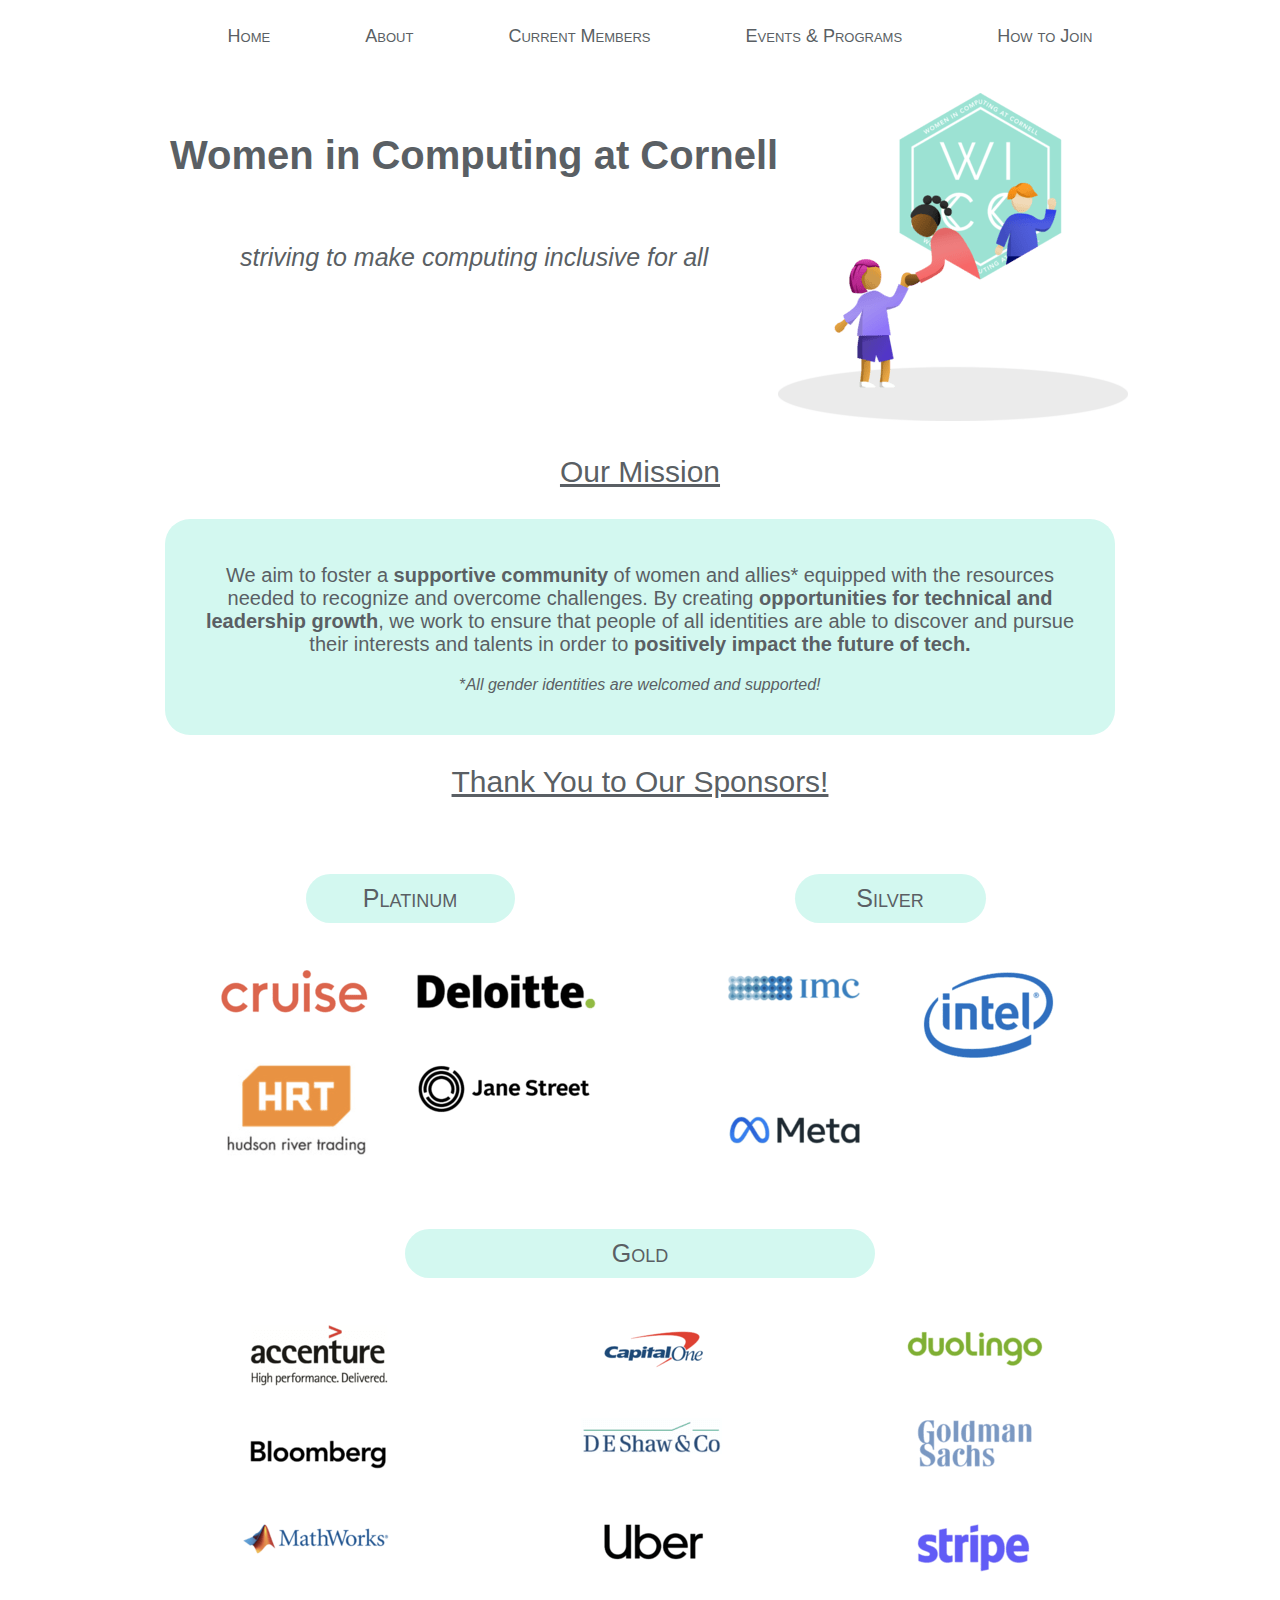
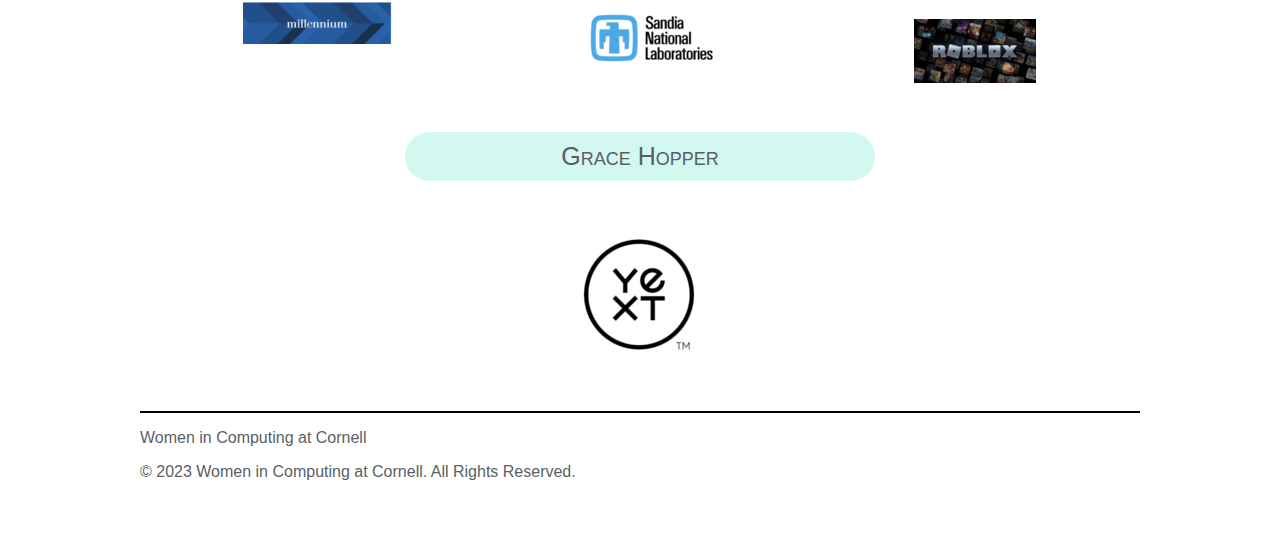
<file: index.html>
<!DOCTYPE html>
<html lang="en">

    <head>
    <meta charset="UTF-8">
    <meta name="viewport" content="width=device-width, initial-scale=1">

    <title>Home</title>
    <link href = "styles/site.css" type = "text/css" rel = "stylesheet">
    </head>

    <body>

        <!-- Source: (original work) Katie Perlitz-->
        <button id = "hamburgerButton" aria-label = "Open or close hamburger menu" class = "hidden">
            <picture><img src = "images/hamburgericon.png" alt = "Hamburger Menu Icon" width = "15" height = "13"></picture>
        </button>

        <nav id = "wideMenu">
            <ul>
                <li><a href="index.html">Home</a></li>
                <li><a href="about.html">About</a></li>
                <li><a href="currentmembers.html">Current Members</a></li>
                <li><a href="eventsandprograms.html">Events & Programs</a></li>
                <li><a href="howtojoin.html">How to Join</a></li>
            </ul>
        </nav>

        <div class = "first">
            <div class = "second">
                <div class = "title">
                    <!-- Source: client-provided-->
                    <p>Women in Computing at Cornell</p>
                </div>

                <div class = "motto">
                    <!-- Source: client-provided-->
                    <p><em>striving to make computing inclusive for all</em></p>
                </div>
            </div>
            <!-- Source: client-provided-->
            <picture><img src = "images/wicc.png" alt = "WICC Logo" width = "350" height = "328"></picture>
        </div>

        <div class = "mission">
            <p class = "ourmission">Our Mission</p>
            <div class = "description">
                <!-- Source: client-provided-->
                <p>We aim to foster a <strong>supportive community</strong> of women and allies* equipped with the resources needed to recognize and overcome challenges. By creating <strong>opportunities for technical and leadership growth</strong>, we work to ensure that people of all identities are able to discover and pursue their interests and talents in order to <strong>positively impact the future of tech.</strong></p>
                <p class = "asterisk">*<em>All gender identities are welcomed and supported!</em></p>
            </div>
        </div>

        <div>
            <!-- Source: client-provided-->
            <p class = "thankyou">Thank You to Our Sponsors!</p>
            <div class = "row1">
                <div class = "platinum">
                    <p class = "level">Platinum</p>
                    <div class = "one">
                        <!-- Source: client-provided-->
                        <a href = "https://getcruise.com/"><picture><img src = "images/cruise.png" alt = "cruise logo" width = "150" height = "48"></picture></a>
                        <!-- Source: client-provided-->
                        <a href = "https://www2.deloitte.com/us/en.html"><picture><img src = "images/deloitte.png" alt = "deloitte logo" width = "189" height = "48"></picture></a>
                    </div>
                    <div class = "two">
                        <!-- Source: client-provided-->
                        <a href = "https://www.hudsonrivertrading.com/"><picture><img src = "images/hudson.png" alt = "hudson logo" width = "150" height = "99"></picture></a>
                        <!-- Source: client-provided-->
                        <a href = "https://www.janestreet.com/"><picture><img src = "images/jane.png" alt = "hudson logo" width = "190" height = "58"></picture></a>
                    </div>
                </div>
                <div class = "silver">
                    <p class = "level">Silver</p>
                    <div class = "one">
                        <!-- Source: client-provided-->
                        <a href = "https://www.imc.com/us/"><picture><img src = "images/imc.png" alt = "imc logo" width = "150" height = "43"></picture></a>
                        <!-- Source: client-provided-->
                        <a href = "https://www.intel.com/content/www/us/en/homepage.html"><picture><img src = "images/intel.png" alt = "intel logo" width = "150" height = "95"></picture></a>
                    </div>
                    <div class = "two">
                        <!-- Source: client-provided-->
                        <a href = "https://about.meta.com/"><picture><img src = "images/meta.png" alt = "meta logo" width = "150" height = "53"></picture></a>
                    </div>

                </div>
            </div>
            <div class = "row2">
                <div class = "gold">
                    <p class = "level">Gold</p>
                    <div class = "one">
                        <div class = "a">
                            <!-- Source: client-provided-->
                            <a href = "https://www.accenture.com/us-en"><picture><img src = "images/accenture.png" alt = "accenture logo" width = "150" height = "66"></picture></a>
                            <!-- Source: client-provided-->
                            <a href = "https://www.bloomberg.com/company/"><picture><img src = "images/bloomberg.png" alt = "bloomberg logo" width = "150" height = "40"></picture></a>
                        </div>
                        <div class = "b">
                            <!-- Source: client-provided-->
                            <a href = "https://www.capitalone.com/"><picture><img src = "images/capitalone.png" alt = "capital one logo" width = "106" height = "50"></picture></a>
                            <!-- Source: client-provided-->
                            <a href = "https://www.deshaw.com/"><picture><img src = "images/shaw.png" alt = "shaw logo" width = "150" height = "47"></picture></a>
                        </div>
                        <div class = "c">
                            <!-- Source: client-provided-->
                            <a href = "https://www.duolingo.com/"><picture><img src = "images/duolingo.png" alt = "duolingo logo" width = "150" height = "48"></picture></a>
                            <!-- Source: client-provided-->
                            <a href = "https://www.goldmansachs.com/"><picture><img src = "images/sachs.png" alt = "sachs logo" width = "122" height = "60"></picture></a>
                        </div>
                    </div>
                    <div class = "two">
                        <div class = "a">
                            <!-- Source: client-provided-->
                            <a href = "https://www.mathworks.com/"><picture><img src = "images/mathworks.png" alt = "math works logo" width = "150" height = "39"></picture></a>
                            <!-- Source: client-provided-->
                            <a href = "https://www.mlp.com/"><picture><img src = "images/millennium.png" alt = "millennium logo" width = "150" height = "42"></picture></a>
                        </div>
                        <div class = "b">
                            <!-- Source: client-provided-->
                            <a href = "https://www.uber.com/us/en/careers/"><picture><img src = "images/uber.png" alt = "uber logo" width = "106" height = "48"></picture></a>
                            <!-- Source: client-provided-->
                            <a href = "https://www.sandia.gov/"><picture><img src = "images/sandia.png" alt = "sandia logo" width = "150" height = "54"></picture></a>
                        </div>
                        <div class = "c">
                            <!-- Source: client-provided-->
                            <a href = "https://stripe.com/"><picture><img src = "images/stripe.png" alt = "stripe logo" width = "150" height = "56"></picture></a>
                            <!-- Source: client-provided-->
                            <a href = "https://careers.roblox.com/"><picture><img src = "images/roblox.png" alt = "roblox logo" width = "122" height = "64"></picture></a>
                        </div>
                    </div>
                </div>
                <!-- Source: client-provided-->
                <p class = "level">Grace Hopper</p>
                <a href = "https://www.yext.com/?keyword=yext&utm_source=google&utm_medium=paid_search&utm_campaign=PM_GSearch_ACQ_Branded_04.2022&utm_adgroup=&gclid=Cj0KCQjwpImTBhCmARIsAKr58cw43EPGQJEhvvtMIEiu2VmH9vi1j8QsG9TGmvpaR1WS3gCoRxzWmT4aAsY6EALw_wcB"><picture><img src = "images/grace.png" alt = "grace logo" width = "150" height = "141"></picture></a>

            </div>
        </div>

        <footer>
            <!-- Source: client-provided-->
            <p>Women in Computing at Cornell</p>
            <p>&copy; 2023 Women in Computing at Cornell. All Rights Reserved.</p>
        </footer>

        <script src = "scripts/jquery-3.7.1.js"></script>
        <script src = "scripts/hamburger-menu.js"></script>

    </body>

</html>
</file>
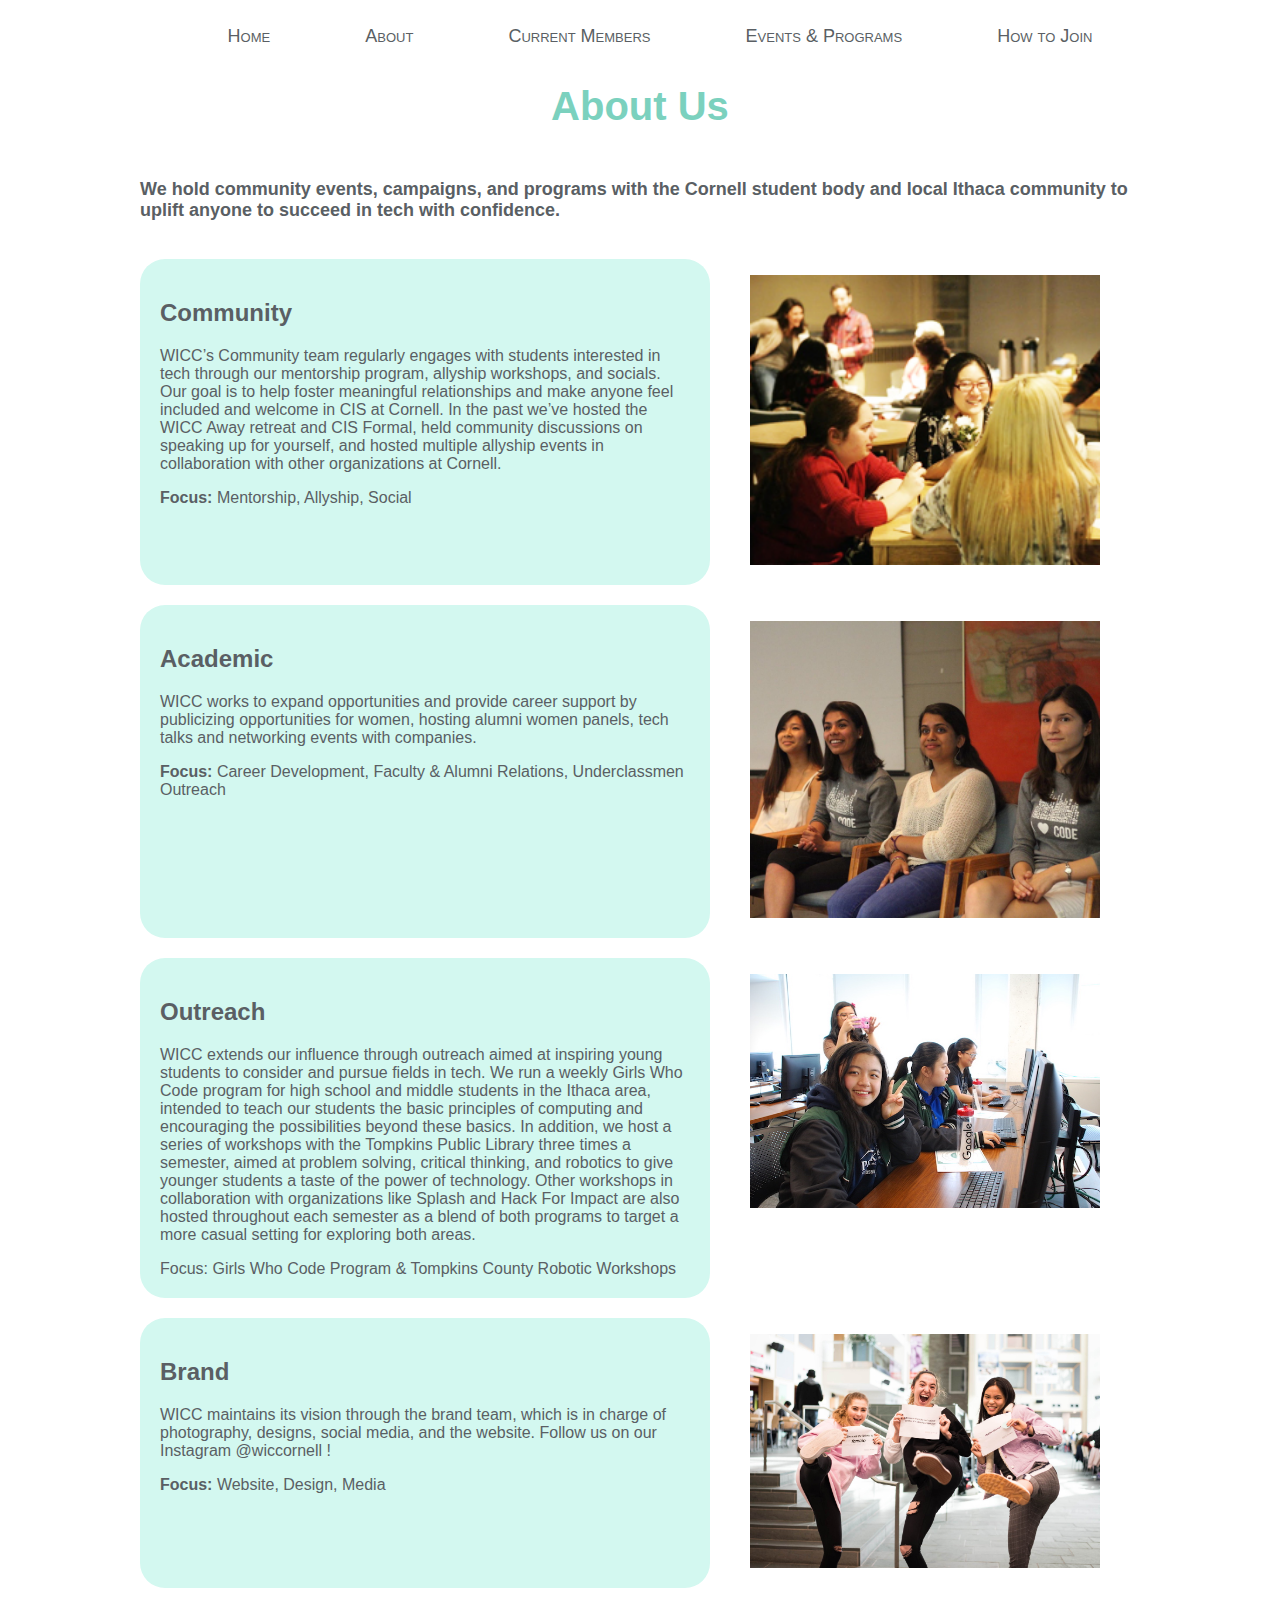
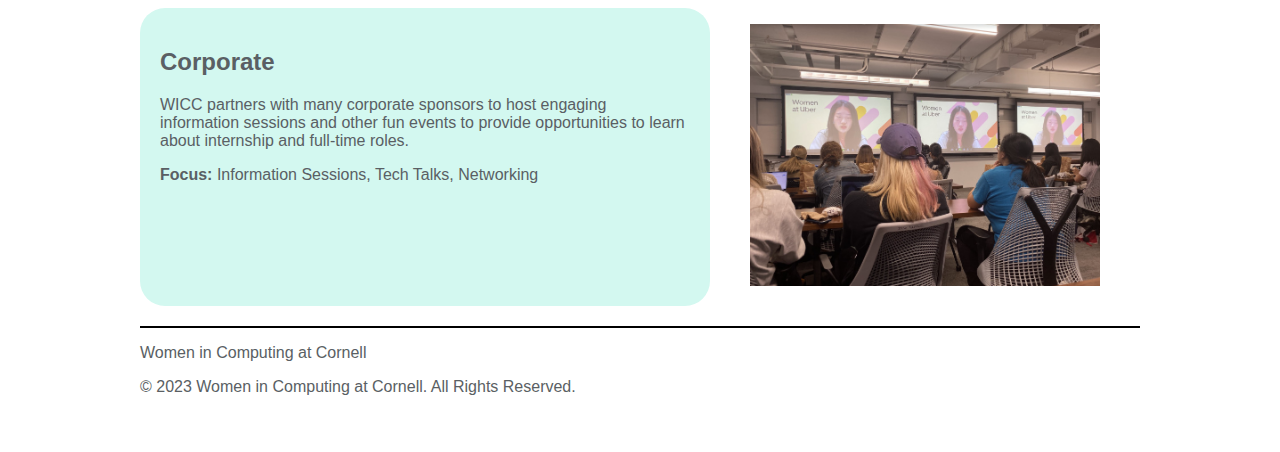
<file: about.html>
<!DOCTYPE html>
<html lang="en">

<head>
  <meta charset="UTF-8">
  <meta name="viewport" content="width=device-width, initial-scale=1">

  <title>About</title>
  <link href = "styles/site.css" type = "text/css" rel = "stylesheet">
</head>

<body>
    <!-- Source: (original work) Katie Perlitz-->
    <button id = "hamburgerButton" aria-label = "Open or close hamburger menu" class = "hidden">
        <picture><img src = "images/hamburgericon.png" alt = "Hamburger Menu Icon" width = "15" height = "13"></picture>
    </button>

    <nav id = "wideMenu">
        <ul>
            <li><a href="index.html">Home</a></li>
            <li><a href="about.html">About</a></li>
            <li><a href="currentmembers.html">Current Members</a></li>
            <li><a href="eventsandprograms.html">Events & Programs</a></li>
            <li><a href="howtojoin.html">How to Join</a></li>
        </ul>
    </nav>

    <h1 class="howtojoinhead">About Us</h1>
    <p id="about-us">
        <!-- Source: client-provided-->
        We hold community events, campaigns, and programs with the Cornell student body and local Ithaca community to uplift anyone to succeed in tech with confidence.
    </p>
    <div class="flex-container">
        <div class="about-info">
            <!-- Source: client-provided-->
            <h2>Community</h2>
            <p>
                WICC&rsquo;s Community team regularly engages with students interested in tech through our mentorship program, allyship workshops, and socials. Our goal is to help foster meaningful relationships and make anyone feel included and welcome in CIS at Cornell. In the past we&rsquo;ve hosted the WICC Away retreat and CIS Formal, held community discussions on speaking up for yourself, and hosted multiple allyship events in collaboration with other organizations at Cornell.
            </p>
            <aside><strong>Focus:</strong> Mentorship, Allyship, Social</aside>
        </div>
        <figure>
            <!-- Source: client-provided-->
            <img src="images/community.jpg" alt="" width="350">
        </figure>
    </div>

    <div class="flex-container">
        <div class="about-info">
            <!-- Source: client-provided-->
            <h2>Academic</h2>
            <p>
                WICC works to expand opportunities and provide career support by publicizing opportunities for women, hosting alumni women panels, tech talks and networking events with companies.
            </p>
            <aside><strong>Focus:</strong> Career Development, Faculty & Alumni Relations, Underclassmen Outreach</aside>
        </div>
        <figure>
            <!-- Source: client-provided-->
            <img src="images/academic.jpg" alt="" width="350">
        </figure>
    </div>

    <div class="flex-container">
        <div class="about-info">
            <!-- Source: client-provided-->
            <h2>Outreach</h2>
            <p>
                WICC extends our influence through outreach aimed at inspiring young students to consider and pursue fields in tech. We run a weekly Girls Who Code program for high school and middle students in the Ithaca area, intended to teach our students the basic principles of computing and encouraging the possibilities beyond these basics. In addition, we host a series of workshops with the Tompkins Public Library three times a semester, aimed at problem solving, critical thinking, and robotics to give younger students a taste of the power of technology. Other workshops in collaboration with organizations like Splash and Hack For Impact are also hosted throughout each semester as a blend of both programs to target a more casual setting for exploring both areas.
            </p>
            <aside>Focus: Girls Who Code Program & Tompkins County Robotic Workshops</aside>
        </div>
        <figure>
            <!-- Source: client-provided-->
            <img src="images/outreach.jpg" alt="" width="350">
        </figure>
    </div>

    <div class="flex-container">
        <div class="about-info">
            <!-- Source: client-provided-->
            <h2> Brand</h2>
            <p>
                WICC maintains its vision through the brand team, which is in charge of photography, designs, social media, and the website. Follow us on our Instagram @wiccornell !
            </p>
            <aside><strong>Focus:</strong> Website, Design, Media</aside>
        </div>
        <figure>
            <!-- Source: client-provided-->
            <img src="images/brand.jpg" alt="" width="350">
        </figure>
    </div>

    <div class="flex-container">
        <div class="about-info">
            <!-- Source: client-provided-->
            <h2>Corporate</h2>
            <p>
                WICC partners with many corporate sponsors to host engaging information sessions and other fun events to provide opportunities to learn about internship and full-time roles.
            </p>
            <aside><strong>Focus:</strong> Information Sessions, Tech Talks, Networking</aside>
        </div>
        <figure>
            <!-- Source: client-provided-->
            <img src="images/corporate.jpg" alt="" width="350">
        </figure>
    </div>

    <footer>
        <!-- Source: client-provided-->
        <p>Women in Computing at Cornell</p>
        <p>&copy; 2023 Women in Computing at Cornell. All Rights Reserved.</p>
    </footer>

    <script src = "scripts/jquery-3.7.1.js"></script>
    <script src = "scripts/hamburger-menu.js"></script>

</body>

</html>
</file>
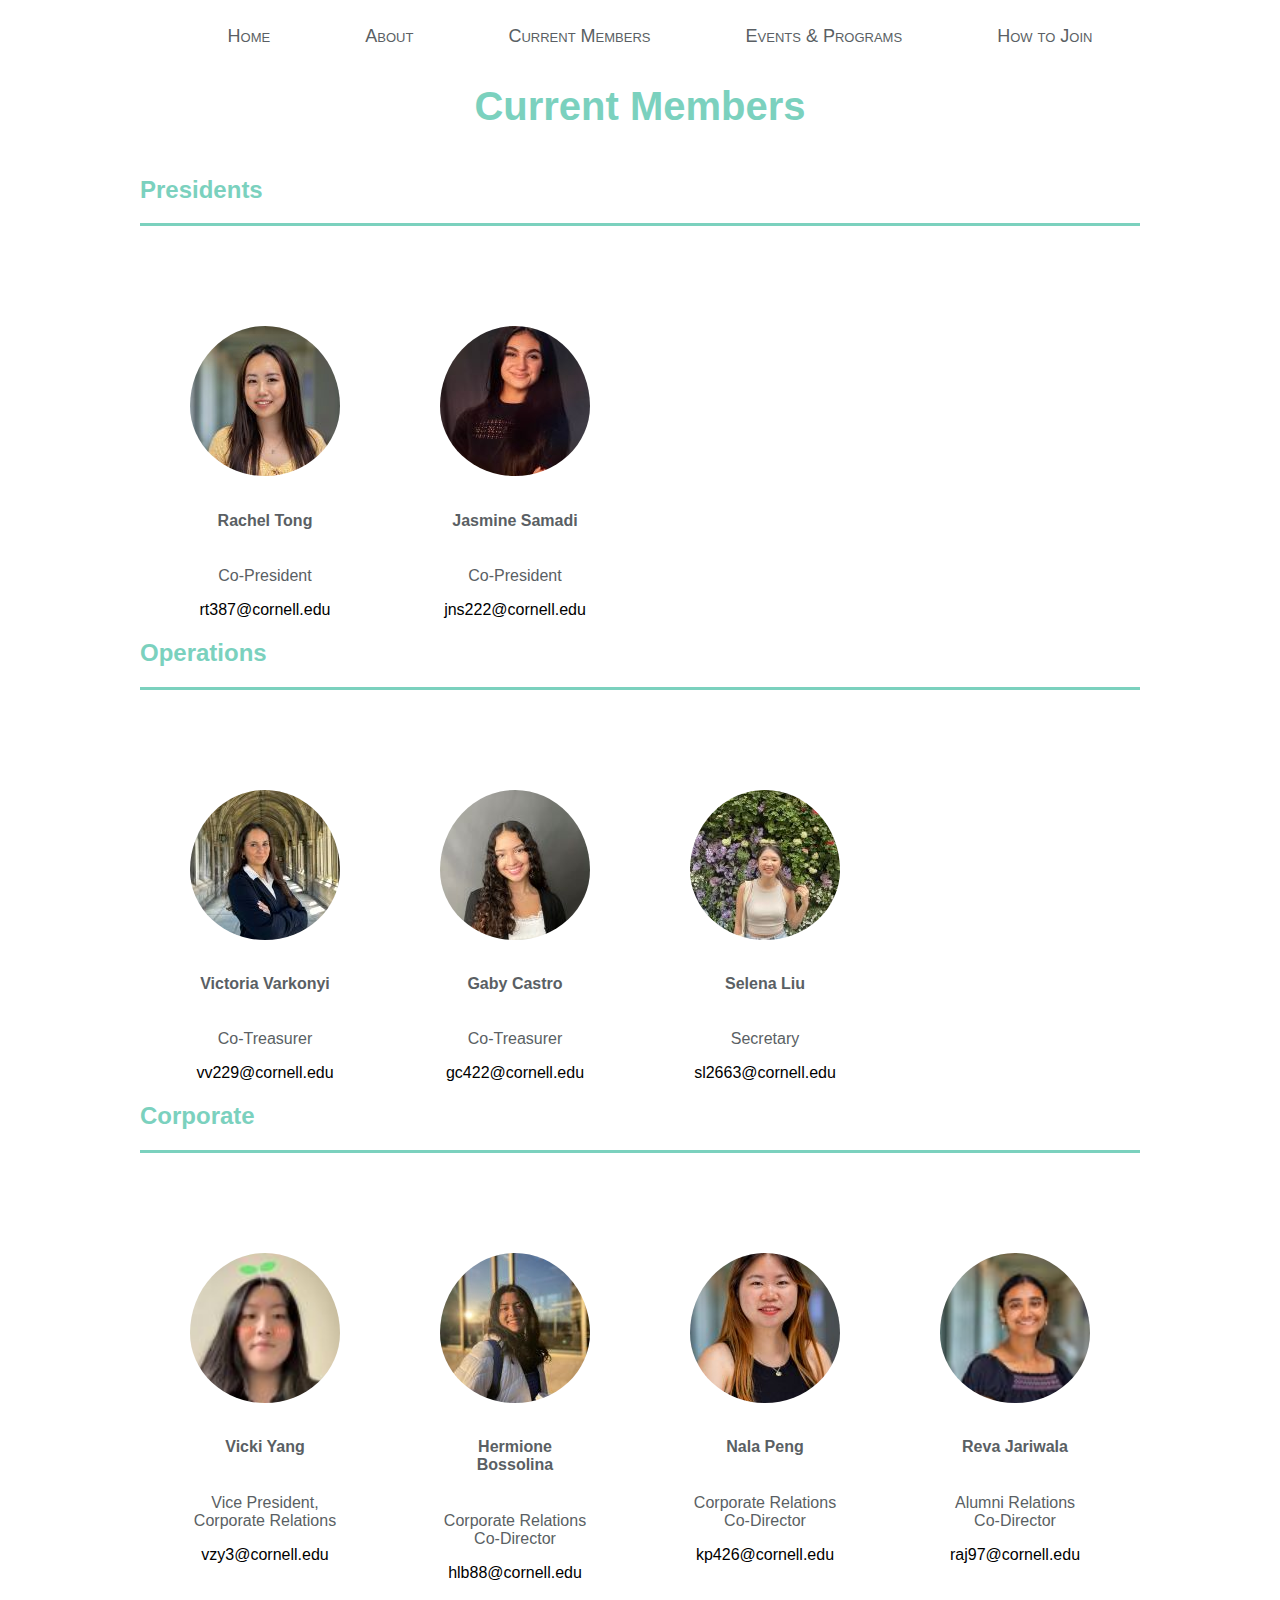
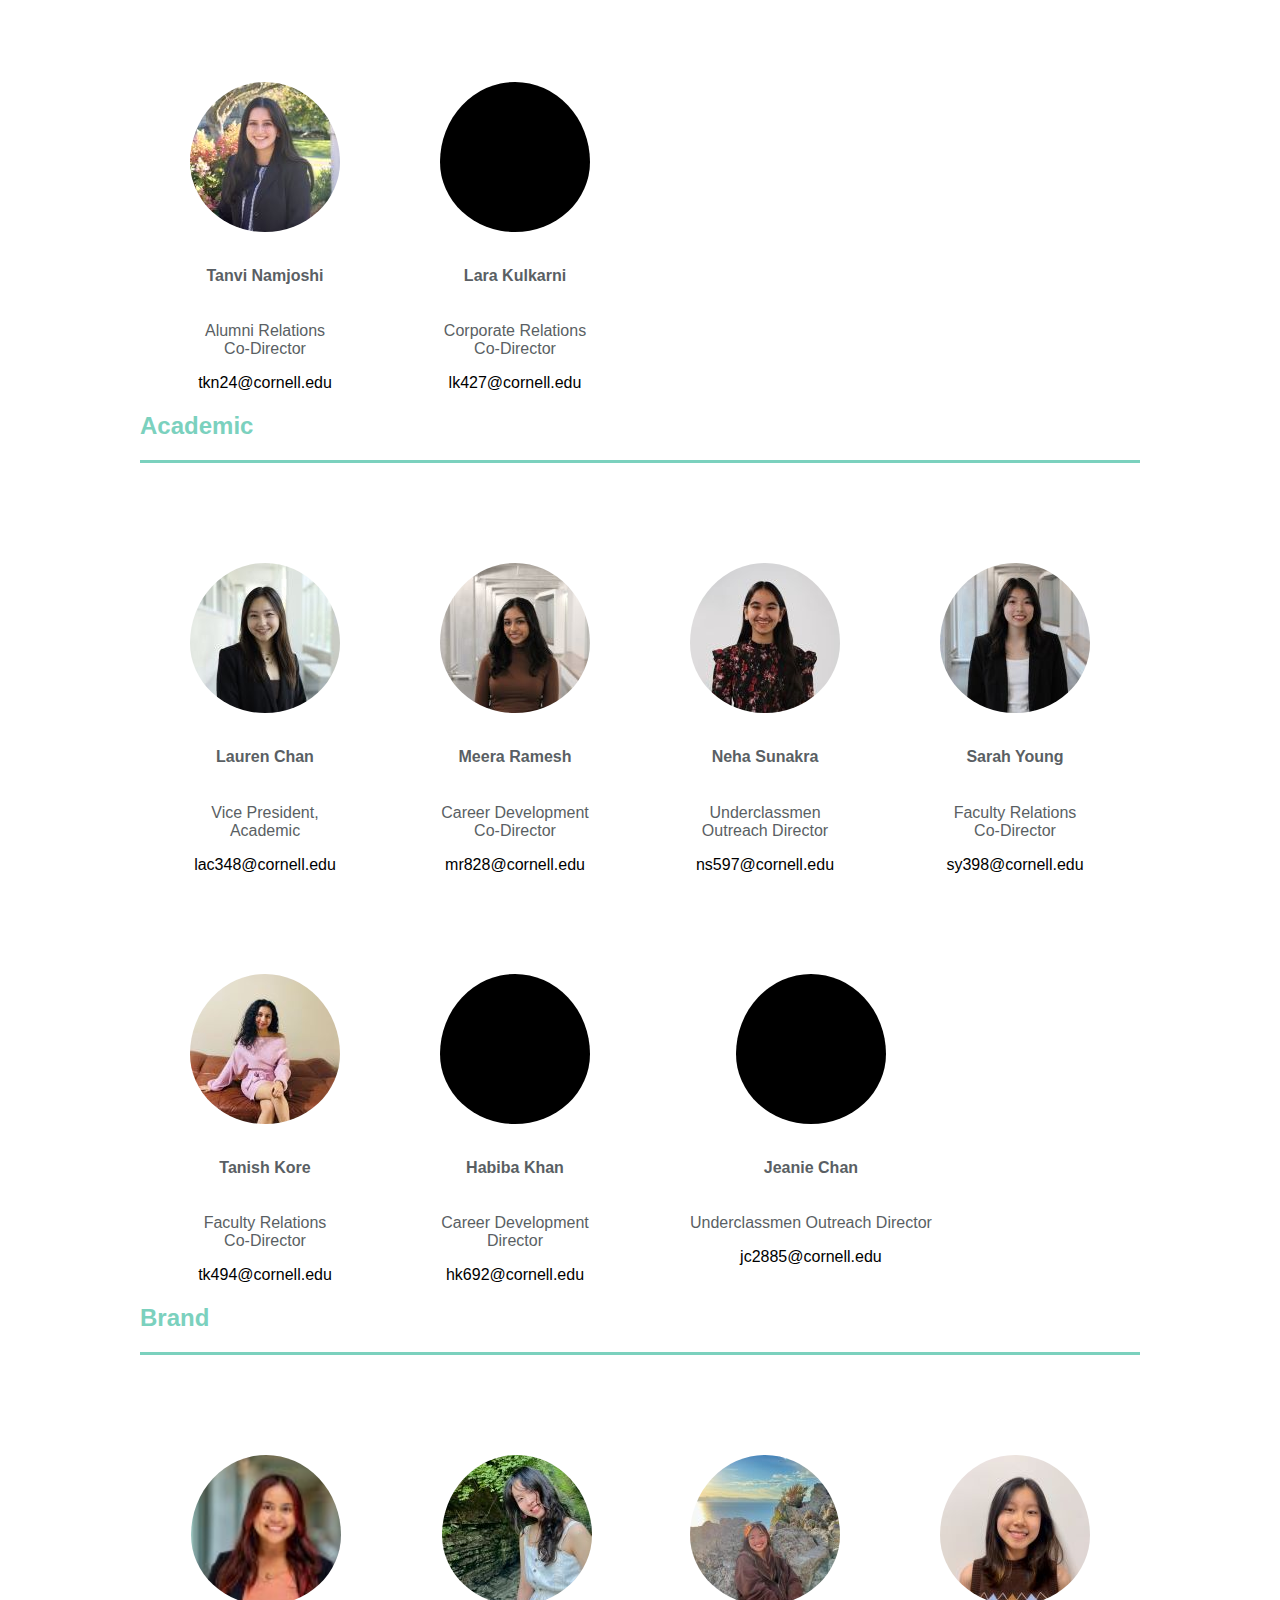
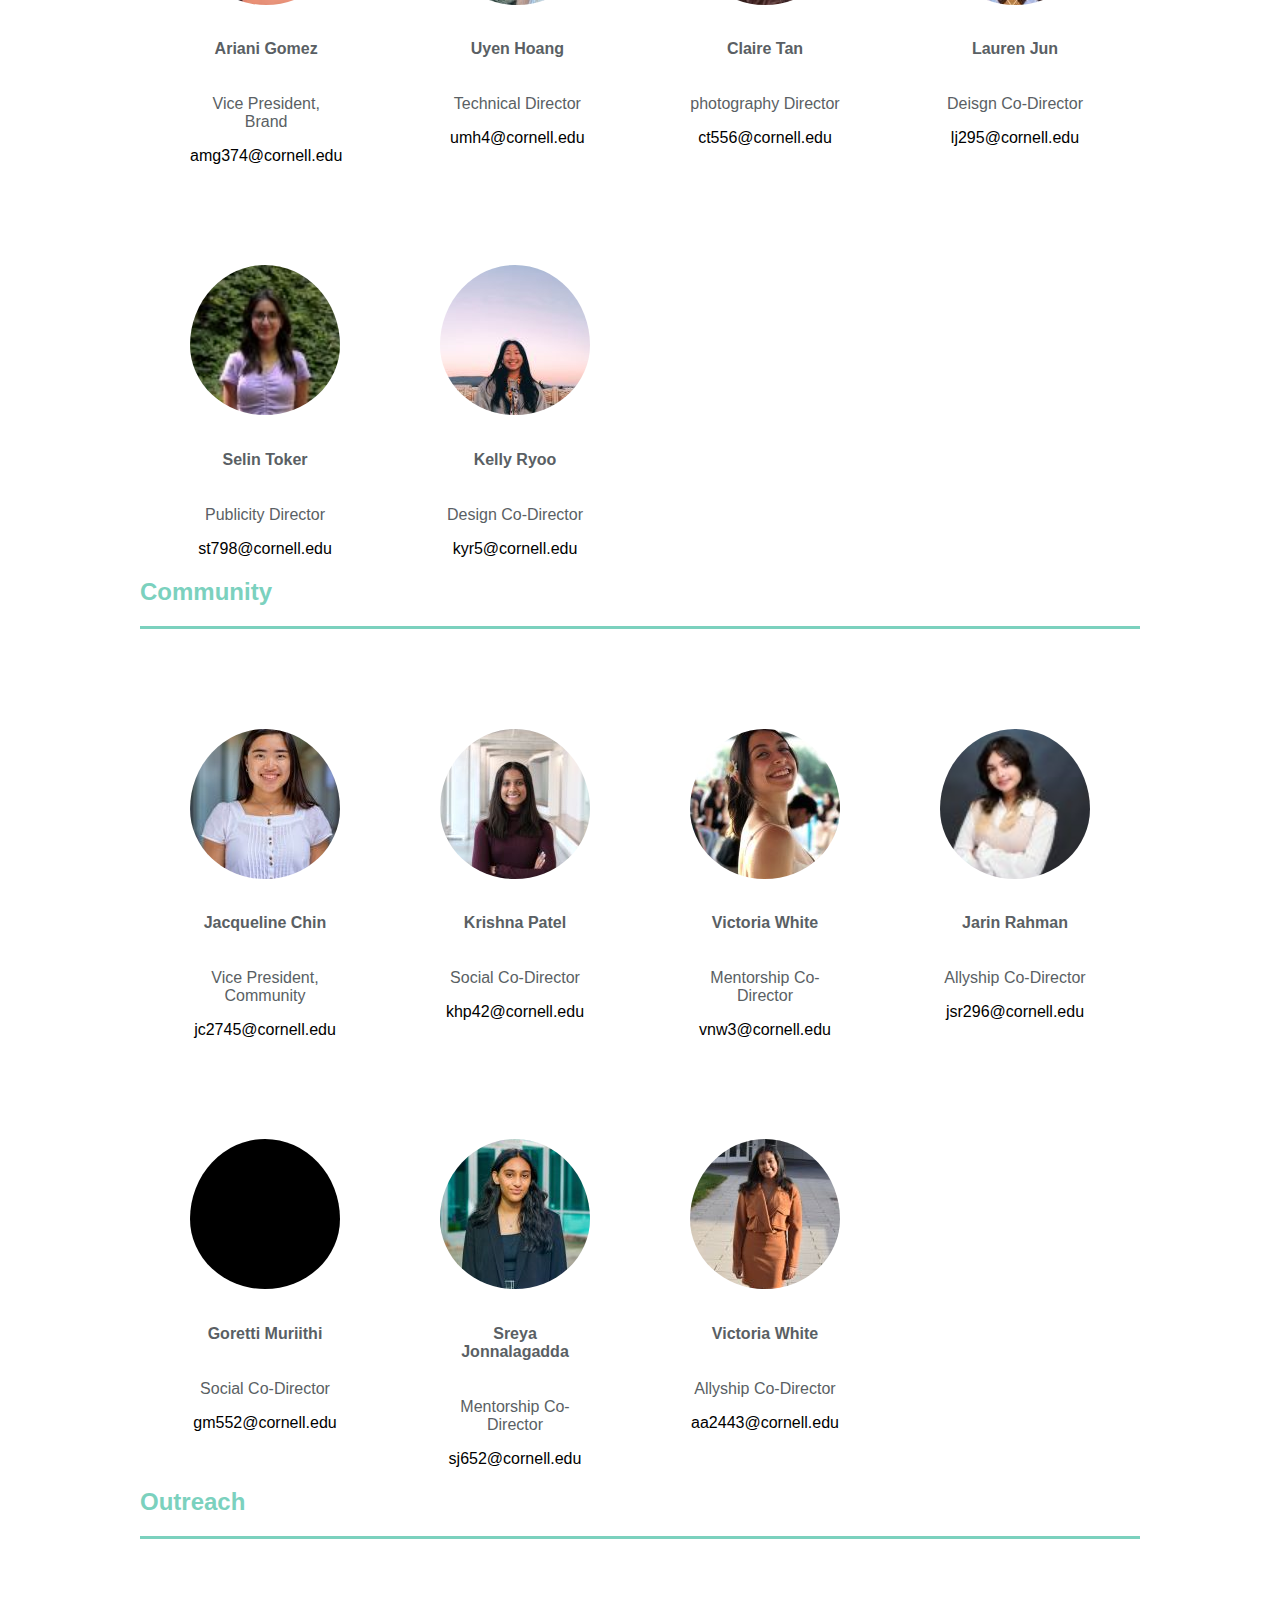
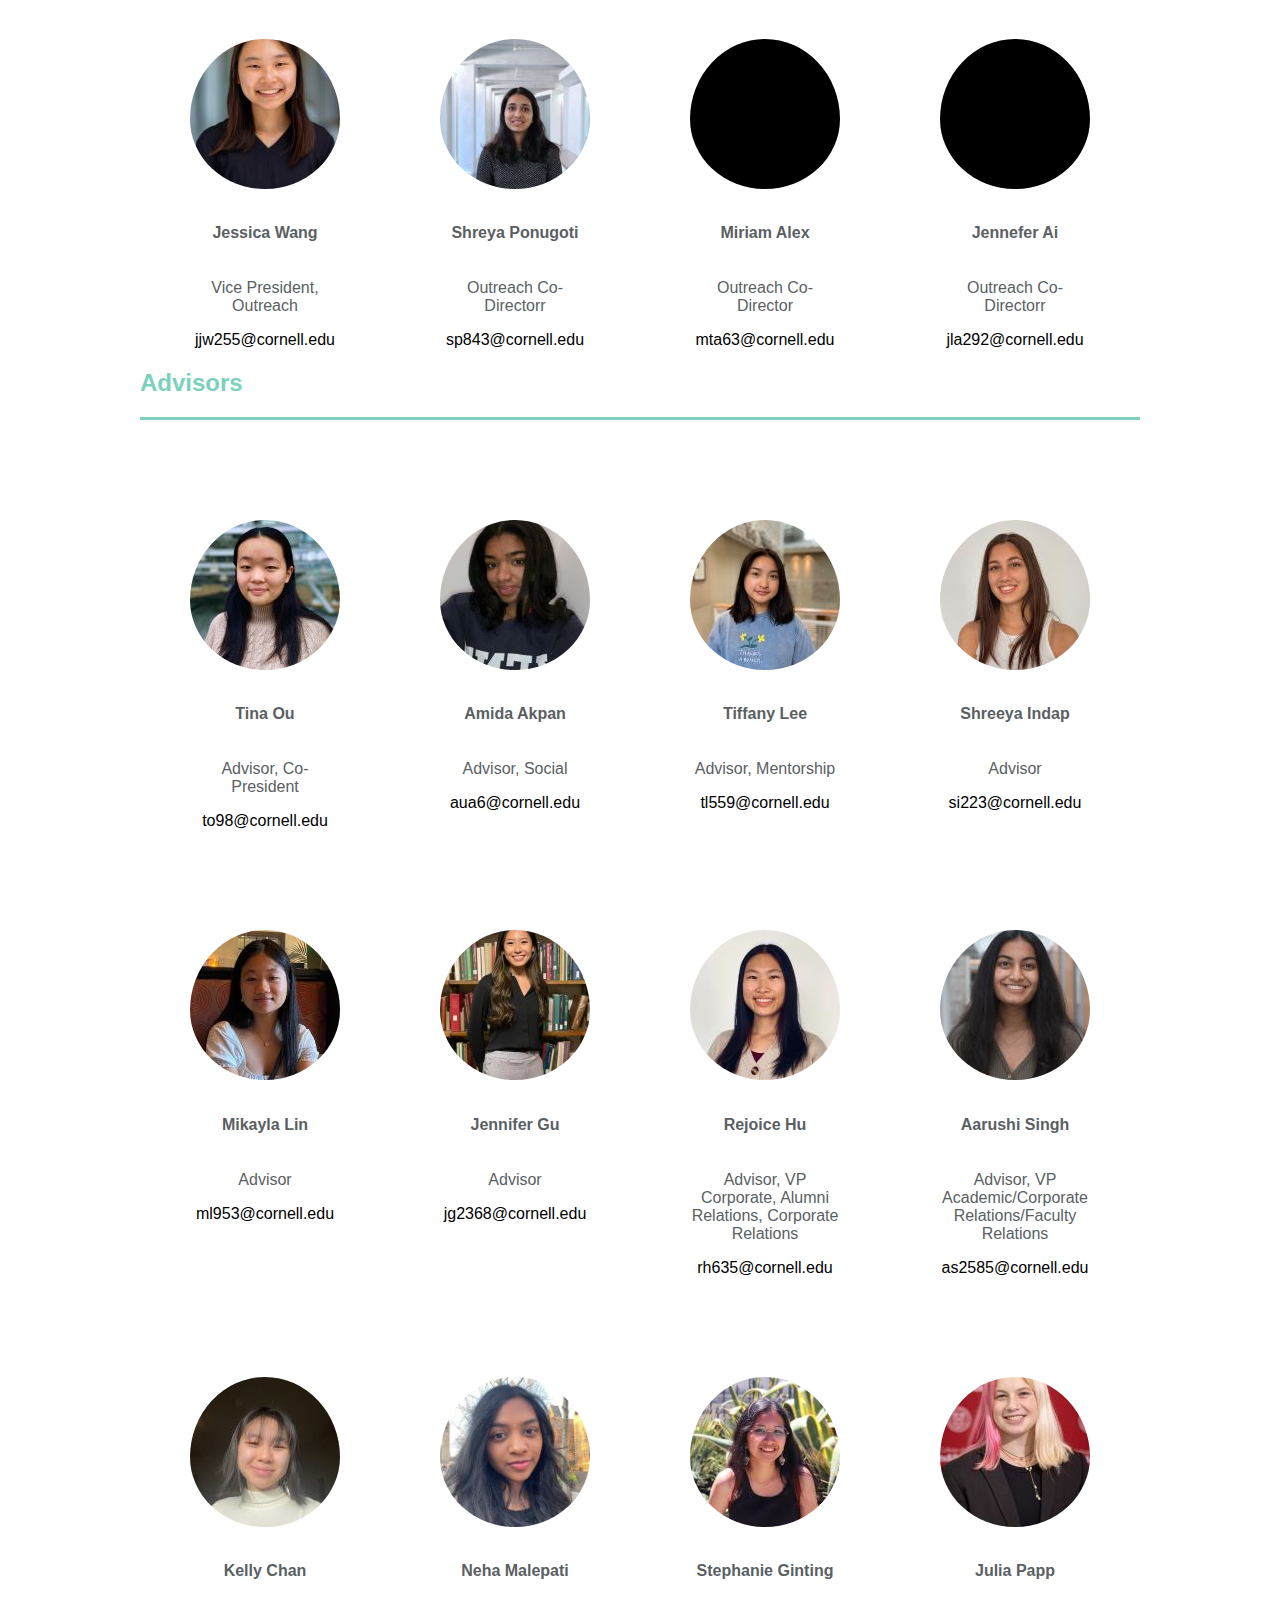
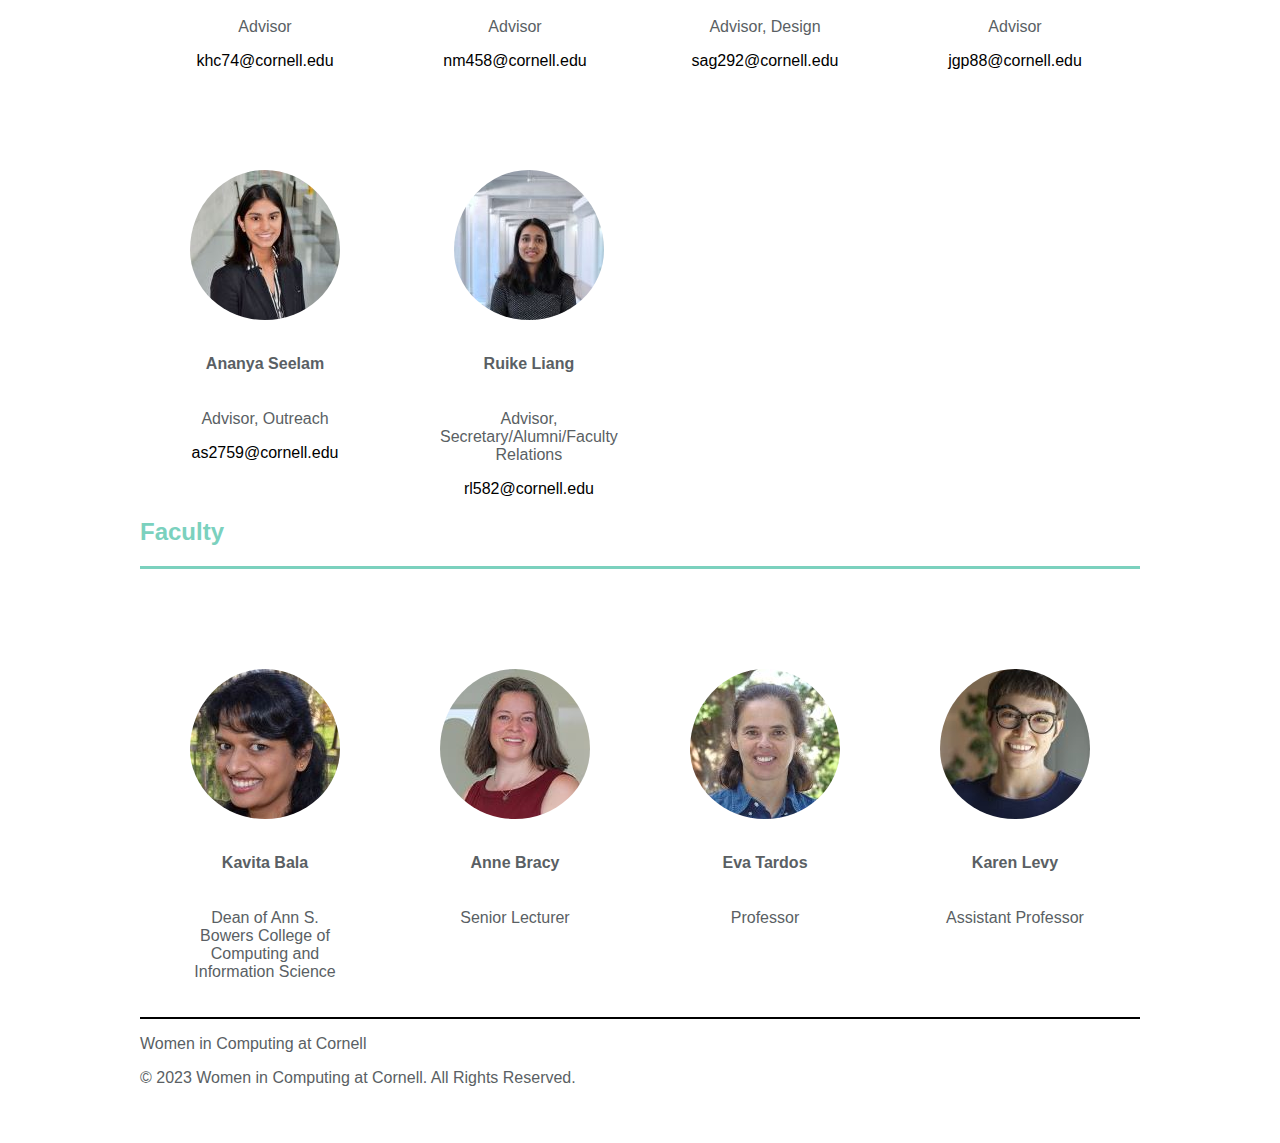
<file: currentmembers.html>
<!DOCTYPE html>
<html lang="en">

<head>
  <meta charset="UTF-8">
  <meta name="viewport" content="width=device-width, initial-scale=1">

  <title>Current Members</title>
  <link href = "styles/site.css" type = "text/css" rel = "stylesheet">
</head>

<body>
    <!-- Source: (original work) Katie Perlitz-->
    <button id = "hamburgerButton" aria-label = "Open or close hamburger menu" class = "hidden">
        <picture><img src = "images/hamburgericon.png" alt = "Hamburger Menu Icon" width = "15" height = "13"></picture>
    </button>

    <nav id = "wideMenu">
        <ul>
            <li><a href="index.html">Home</a></li>
            <li><a href="about.html">About</a></li>
            <li><a href="currentmembers.html">Current Members</a></li>
            <li><a href="eventsandprograms.html">Events & Programs</a></li>
            <li><a href="howtojoin.html">How to Join</a></li>
        </ul>
    </nav>

<h1 class="howtojoinhead">Current Members</h1>
   <div class="member-container">

    <div class="member-groups">
        <h2>Presidents</h2>
    </div>
    <div class="row-holder">
        <!-- Source: client-provided-->
        <div class="member-pair">
            <div class="member">
                <picture>
                    <img src="images/rachel_Tong.jpg" alt="Rachel Tong" height="150" width="150">
                </picture>
                <h4>Rachel Tong</h4>
                <p>Co-President</p>
                <a href="mailto:rt387@cornell.edu?subject=Subject%20of%20the%20Email&body=Body%20of%20the%20Email">rt387@cornell.edu</a>
            </div>
            <div class="member">
                <picture>
                    <img src="images/jasmine_Samadi.jpg" alt="JasmineSamadi" height="150" width="213">
                </picture>
                <h4>Jasmine Samadi</h4>
                <p>Co-President</p>
                <a href="mailto:jns222@cornell.edu?subject=Subject%20of%20the%20Email&body=Body%20of%20the%20Email">jns222@cornell.edu</a>
            </div>
        </div>
        <div class="member-pair">
            <!-- Source: client-provided-->
            <div class="member"></div>
            <div class="member"></div>
        </div>
    </div>
    <div class="member-groups">
        <h2>Operations</h2>
    </div>
    <div class="row-holder">
        <!-- Source: client-provided-->
        <div class="member-pair">
            <!-- Source: client-provided-->
            <div class="member">
                <picture>
                    <img src="images/victoria_varkonyi.jpg" alt="Victoria Varkonyi" height="150" width="196">
                </picture>
                <h4>Victoria Varkonyi</h4>
                <p>Co-Treasurer</p>
                <a href="mailto:vv229@cornell.edu?subject=Subject%20of%20the%20Email&body=Body%20of%20the%20Email">vv229@cornell.edu</a>
            </div>
            <div class="member">
                <picture>
                    <img src="images/gaby_Castro.jpg" alt="Gaby Castro" height="150" width="211">
                </picture>
                <h4>Gaby Castro</h4>
                <p>Co-Treasurer</p>
                <a href="mailto:gc422@cornell.edu?subject=Subject%20of%20the%20Email&body=Body%20of%20the%20Email">gc422@cornell.edu</a>
            </div>
        </div>
        <div class="member-pair">
            <!-- Source: client-provided-->
            <div class="member">
                <picture>
                    <img src="images/selena_Liu.jpg" alt="Selena Liu" height="150" width="150">
                </picture>
                <h4>Selena Liu</h4>
                <p>Secretary</p>
                <a href="mailto:sl2663@cornell.edu?subject=Subject%20of%20the%20Email&body=Body%20of%20the%20Email">sl2663@cornell.edu</a>
            </div>
            <div class="member"></div>
        </div>

    </div>
    <div class="member-groups">
        <h2>Corporate</h2>
    </div>
    <div class="row-holder">
        <div class="member-pair">
            <div class="member">
                <picture>
                    <img src="images/vicki_yang.jpg" alt="Vicki Yang" height="150" width="98">
                </picture>
                <h4>Vicki Yang</h4>
                <p>Vice President, Corporate Relations</p>
                <a href="mailto:vzy3@cornell.edu?subject=Subject%20of%20the%20Email&body=Body%20of%20the%20Email">vzy3@cornell.edu</a>
            </div>
            <div class="member">
                <picture>
                    <img src="images/hermione_bossolina.jpg" alt="Hermione Bossolina" height="150" width="99">
                </picture>
                <h4>Hermione Bossolina</h4>
                <p>Corporate Relations Co-Director</p>
                <a href="mailto:hlb88@cornell.edu?subject=Subject%20of%20the%20Email&body=Body%20of%20the%20Email">hlb88@cornell.edu</a>
            </div>
        </div>
        <div class="member-pair">
            <!-- Source: client-provided-->

            <div class="member">
                <picture>
                    <img src="images/nala_peng.jpg" alt="Nala Peng" height="150" width="225">
                </picture>
                <h4>Nala Peng</h4>
                <p>Corporate Relations Co-Director</p>
                <a href="mailto:kp426@cornell.edu?subject=Subject%20of%20the%20Email&body=Body%20of%20the%20Email">kp426@cornell.edu</a>
            </div>
            <div class="member">
                <picture>
                    <img src="images/reva_jariwala.jpg" alt="Reva Jariwala" height="150" width="100">
                </picture>
                <h4>Reva Jariwala</h4>
                <p>Alumni Relations Co-Director</p>
                <a href="mailto:raj97@cornell.edu?subject=Subject%20of%20the%20Email&body=Body%20of%20the%20Email">raj97@cornell.edu</a>
            </div>
        </div>
    </div>
    <div class="row-holder">
        <div class="member-pair">
            <!-- Source: client-provided-->

            <div class="member">
                <picture>
                    <img src="images/tanvi_namjoshi.jpg" alt="Tanvi Namjoshi" height="150" width="225">
                </picture>
                <h4>Tanvi Namjoshi</h4>
                <p>Alumni Relations Co-Director</p>
                <a href="mailto:tkn24@cornell.edu?subject=Subject%20of%20the%20Email&body=Body%20of%20the%20Email">tkn24@cornell.edu</a>
            </div>
            <div class="member">
                <picture>
                    <img src="images/black.jpg" alt="Lara Kulkarni" height="150" width="238">
                </picture>
                <h4>Lara Kulkarni</h4>
                <p>Corporate Relations Co-Director</p>
                <a href="mailto:lk427@cornell.edu?subject=Subject%20of%20the%20Email&body=Body%20of%20the%20Email">lk427@cornell.edu</a>
            </div>
        </div>
        <div class="member-pair">

        </div>
    </div>
    <div class="member-groups">
        <h2>Academic</h2>
    </div>
    <div class="row-holder">
        <div class="member-pair">
            <!-- Source: client-provided-->
            <div class="member">
                <picture>
                    <img src="images/lauren_chan.jpg" alt="Lauren Chan" height="150" width="225">
                </picture>
                <h4>Lauren Chan</h4>
                <p>Vice President, Academic</p>
                <a href="mailto:lac348@cornell.edu?subject=Subject%20of%20the%20Email&body=Body%20of%20the%20Email">lac348@cornell.edu</a>
            </div>
            <div class="member">
                <picture>
                    <img src="images/meera_ramesh.jpg" alt="Meera Ramesh" height="150" width="159">
                </picture>
                <h4>Meera Ramesh</h4>
                <p>Career Development Co-Director</p>
                <a href="mailto:mr828@cornell.edu?subject=Subject%20of%20the%20Email&body=Body%20of%20the%20Email">mr828@cornell.edu</a>
            </div>
        </div>
        <div class="member-pair">
            <div class="member">
                <picture>
                    <img src="images/neha_sunkara.jpg" alt="Neha Sunkara" height="150" width="150">
                </picture>
                <h4>Neha Sunakra</h4>
                <p>Underclassmen Outreach Director</p>
                <a href="mailto:ns597@cornell.edu?subject=Subject%20of%20the%20Email&body=Body%20of%20the%20Email">ns597@cornell.edu</a>
            </div>
            <div class="member">
                <picture>
                    <img src="images/sarah_young.jpg" alt="Sarah Young" height="150" width="225">
                </picture>
                <h4>Sarah Young</h4>
                <p>Faculty Relations Co-Director</p>
                <a href="mailto:sy398@cornell.edu?subject=Subject%20of%20the%20Email&body=Body%20of%20the%20Email">sy398@cornell.edu</a>
            </div>

        </div>
    </div>
    <div class="row-holder">
        <div class="member-pair">
            <!-- Source: client-provided-->
            <div class="member">
                <picture>
                    <img src="images/tanisha_kore.jpg" alt="Tanisha Kore" height="150" width="160">
                </picture>
                <h4>Tanish Kore</h4>
                <p>Faculty Relations Co-Director</p>
                <a href="mailto:tk494@cornell.edu?subject=Subject%20of%20the%20Email&body=Body%20of%20the%20Email">tk494@cornell.edu</a>
            </div>
            <div class="member">
                <picture>
                    <img src="images/black.jpg" alt="Habiba Khan" height="150" width="159">
                </picture>
                <h4>Habiba Khan</h4>
                <p>Career Development Director</p>
                <a href="mailto:hk692@cornell.edu?subject=Subject%20of%20the%20Email&body=Body%20of%20the%20Email">hk692@cornell.edu</a>
            </div>

        </div>
        <div class="member-pair">
            <div class="member">
                <picture>
                    <img src="images/black.jpg" alt="Jeanie Chan" height="150" width="150">
                </picture>
                <h4>Jeanie Chan</h4>
                <p>Underclassmen Outreach Director</p>
                <a href="mailto:jc2885@cornell.edu?subject=Subject%20of%20the%20Email&body=Body%20of%20the%20Email">jc2885@cornell.edu</a>
            </div>
        </div>
    </div>
    <div class="member-groups">
        <h2>Brand</h2>
    </div>
    <div class="row-holder">
        <div class="member-pair">
            <!-- Source: client-provided-->
            <div class="member">
                <picture>
                    <img src="images/ariani_gomez.jpg" alt="Ariani Gomez" height="150" width="100">
                </picture>
                <h4>Ariani Gomez</h4>
                <p>Vice President, Brand</p>
                <a href="mailto:amg374@cornell.edu?subject=Subject%20of%20the%20Email&body=Body%20of%20the%20Email">amg374@cornell.edu</a>
            </div>
            <div class="member">
                <picture>
                    <img src="images/uyen_hoang.jpg" alt="Uyen Hoang" height="150" width="216">
                </picture>
                <h4>Uyen Hoang</h4>
                <p>Technical Director</p>
                <a href="mailto:umh4@cornell.edu?subject=Subject%20of%20the%20Email&body=Body%20of%20the%20Email">umh4@cornell.edu</a>
            </div>
        </div>
        <div class="member-pair">
            <div class="member">
                <picture>
                    <img src="images/claire_tan.jpg" alt="Claire Tan" height="150" width="200">
                </picture>
                <h4>Claire Tan</h4>
                <p>photography Director</p>
                <a href="mailto:ct556@cornell.edu?subject=Subject%20of%20the%20Email&body=Body%20of%20the%20Email">ct556@cornell.edu</a>
            </div>
            <div class="member">
                <picture>
                    <img src="images/lauren_jun.jpg" alt="Lauren Jun" height="150" width="200">
                </picture>
                <h4>Lauren Jun</h4>
                <p>Deisgn Co-Director</p>
                <a href="mailto:lj295@cornell.edu?subject=Subject%20of%20the%20Email&body=Body%20of%20the%20Email">lj295@cornell.edu</a>
            </div>
        </div>
    </div>
    <div class="row-holder">
        <div class="member-pair">
            <div class="member">
                <picture>
                    <img src="images/selin_toker.jpg" alt="Selin Toker" height="150" width="225">
                </picture>
                <h4>Selin Toker</h4>
                <p>Publicity Director</p>
                <a href="mailto:st798@cornell.edu?subject=Subject%20of%20the%20Email&body=Body%20of%20the%20Email">st798@cornell.edu</a>
            </div>
            <div class="member">
                <picture>
                    <img src="images/kelly_ryoo.jpg" alt="Kelly Ryoo" height="150" width="150">
                </picture>
                <h4>Kelly Ryoo</h4>
                <p>Design Co-Director</p>
                <a href="mailto:kyr5@cornell.edu?subject=Subject%20of%20the%20Email&body=Body%20of%20the%20Email">kyr5@cornell.edu</a>
            </div>
        </div>
        <div class="member-pair"></div>
    </div>
    <div class="member-groups">
        <h2>Community</h2>
    </div>
    <div class="row-holder">
        <div class="member-pair">
            <!--Source: https://wicc.cornell.edu/#/board#community -->
            <div class="member">
                <picture>
                    <img src="images/j_chan.jpg" alt="Jacqueline Chin" height="150" width="225">
                </picture>
                <h4>Jacqueline Chin</h4>
                <p>Vice President, Community</p>
                <a href="mailto:jc2745@cornell.edu?subject=Subject%20of%20the%20Email&body=Body%20of%20the%20Email">jc2745@cornell.edu</a>
            </div>
            <div class="member">
                <picture>
                    <img src="images/k_patel.jpg" alt="Krishna Patel" height="150" width="172">
                </picture>
                <h4>Krishna Patel</h4>
                <p>Social Co-Director</p>
                <a href="mailto:khp42@cornell.edu?subject=Subject%20of%20the%20Email&body=Body%20of%20the%20Email">khp42@cornell.edu</a>
            </div>
        </div>
        <div class="member-pair">
            <div class="member">
                <picture>
                    <img src="images/v_white.jpg" alt="Victoria White" height="150" width="200">
                </picture>
                <h4>Victoria White</h4>
                <p>Mentorship Co-Director</p>
                <a href="mailto:vnw3@cornell.edu?subject=Subject%20of%20the%20Email&body=Body%20of%20the%20Email">vnw3@cornell.edu</a>
            </div>
            <div class="member">
                <picture>
                    <img src="images/j_rahman.jpg" alt="Jarin Rahman" height="150" width="100">
                </picture>
                <h4>Jarin Rahman</h4>
                <p>Allyship Co-Director</p>
                <a href="mailto:jsr296@cornell.edu?subject=Subject%20of%20the%20Email&body=Body%20of%20the%20Email">jsr296@cornell.edu</a>
            </div>
        </div>
    </div>
    <div class="row-holder">
        <div class="member-pair">
            <!-- Source: client-provided-->
            <div class="member">
                <picture>
                    <img src="images/black.jpg" alt="Goretti Muriithi" height="150" width="200">
                </picture>
                <h4>Goretti Muriithi</h4>
                <p>Social Co-Director</p>
                <a href="mailto:gm552@cornell.edu?subject=Subject%20of%20the%20Email&body=Body%20of%20the%20Email">gm552@cornell.edu</a>
            </div>
            <div class="member">
                <picture>
                    <img src="images/s_jonna.jpg" alt="Sreya Jonnalagadda" height="150" width="225">
                </picture>
                <h4>Sreya Jonnalagadda</h4>
                <p>Mentorship Co-Director</p>
                <a href="mailto:sj652@cornell.edu?subject=Subject%20of%20the%20Email&body=Body%20of%20the%20Email">sj652@cornell.edu</a>
            </div>
        </div>
        <div class="member-pair">
            <div class="member">
                <picture>
                    <img src="images/a_agrawal.jpg" alt="Arshia Agrawal" height="150" width="223">
                </picture>
                <h4>Victoria White</h4>
                <p>Allyship Co-Director</p>
                <a href="mailto:aa2443@cornell.edu?subject=Subject%20of%20the%20Email&body=Body%20of%20the%20Email">aa2443@cornell.edu</a>
            </div>

        </div>
    </div>
    <div class="member-groups">
        <h2>Outreach</h2>
    </div>

    <div class="row-holder">
        <div class="member-pair">
            <!-- Source: client-provided-->
            <div class="member">
                <picture>
                    <img src="images/j_wang.jpg" alt="Jessica Wang" height="150" width="225">
                </picture>
                <h4>Jessica Wang</h4>
                <p>Vice President, Outreach</p>
                <a href="mailto:jjw255@cornell.edu?subject=Subject%20of%20the%20Email&body=Body%20of%20the%20Email">jjw255@cornell.edu</a>
            </div>
            <div class="member">
                <picture>
                    <img src="images/s_ponugoti.jpg" alt="Shreya Ponugoti" height="150" width="155">
                </picture>
                <h4>Shreya Ponugoti</h4>
                <p>Outreach Co-Directorr</p>
                <a href="mailto:sp843@cornell.edu?subject=Subject%20of%20the%20Email&body=Body%20of%20the%20Email">sp843@cornell.edu</a>
            </div>

        </div>
        <div class="member-pair">
            <div class="member">
                <picture>
                    <img src="images/black.jpg" alt="Miriam Alex" height="150" width="150">
                </picture>
                <h4>Miriam Alex</h4>
                <p>Outreach Co-Director</p>
                <a href="mailto:mta63@cornell.edu?subject=Subject%20of%20the%20Email&body=Body%20of%20the%20Email">mta63@cornell.edu</a>
            </div>
            <div class="member">
                <picture>
                    <img src="images/black.jpg" alt="Jennefer Ai" height="150" width="150">
                </picture>
                <h4>Jennefer Ai</h4>
                <p>Outreach Co-Directorr</p>
                <a href="mailto:jla292@cornell.edu?subject=Subject%20of%20the%20Email&body=Body%20of%20the%20Email">jla292@cornell.edu</a>
            </div>

        </div>
    </div>
    <div class="member-groups">
        <h2>Advisors</h2>
    </div>
    <div class="row-holder">
        <div class="member-pair">
            <!-- Source: client-provided-->
            <div class="member">
                <picture>
                    <img src="images/t_ou.jpg" alt="Tina Ou" height="150" width="150">
                </picture>
                <h4>Tina Ou</h4>
                <p>Advisor, Co-President</p>
                <a href="mailto:to98@cornell.edu?subject=Subject%20of%20the%20Email&body=Body%20of%20the%20Email">to98@cornell.edu</a>
            </div>
            <div class="member">
                <picture>
                    <img src="images/a_akpan.jpg" alt="Amida Akpan" height="150" width="280">
                </picture>
                <h4>Amida Akpan</h4>
                <p>Advisor, Social</p>
                <a href="mailto:aua6@cornell.edu?subject=Subject%20of%20the%20Email&body=Body%20of%20the%20Email">aua6@cornell.edu</a>
            </div>

        </div>
        <div class="member-pair">
            <div class="member">
                <picture>
                    <img src="images/t_lee.jpg" alt="Tiffany Lee" height="150" width="250">
                </picture>
                <h4>Tiffany Lee</h4>
                <p>Advisor, Mentorship</p>
                <a href="mailto:tl559@cornell.edu?subject=Subject%20of%20the%20Email&body=Body%20of%20the%20Email">tl559@cornell.edu</a>
            </div>
            <div class="member">
                <picture>
                    <img src="images/s_indap.jpg" alt="Shreeya Indap" height="150" width="150">
                </picture>
                <h4>Shreeya Indap</h4>
                <p>Advisor</p>
                <a href="mailto:si223@cornell.edu?subject=Subject%20of%20the%20Email&body=Body%20of%20the%20Email">si223@cornell.edu</a>
            </div>
        </div>
    </div>
    <div class="row-holder">
        <div class="member-pair">
            <!-- Source: client-provided-->
            <div class="member">
                <picture>
                    <img src="images/m_lin.jpg" alt="Mikayla Lin" height="150" width="180">
                </picture>
                <h4>Mikayla Lin</h4>
                <p>Advisor</p>
                <a href="mailto:ml953@cornell.edu?subject=Subject%20of%20the%20Email&body=Body%20of%20the%20Email">ml953@cornell.edu</a>
            </div>
            <div class="member">
                <picture>
                    <img src="images/j_gu.jpg" alt="Jennifer Gu" height="150" width="200">
                </picture>
                <h4>Jennifer Gu</h4>
                <p>Advisor</p>
                <a href="mailto:jg2368@cornell.edu?subject=Subject%20of%20the%20Email&body=Body%20of%20the%20Email">jg2368@cornell.edu</a>
            </div>

        </div>
        <div class="member-pair">
            <div class="member">
                <picture>
                    <img src="images/r_hu.jpg" alt="Rejoice Hu" height="150" width="150">
                </picture>
                <h4>Rejoice Hu</h4>
                <p>Advisor, VP Corporate, Alumni Relations, Corporate Relations</p>
                <a href="mailto:rh635@cornell.edu?subject=Subject%20of%20the%20Email&body=Body%20of%20the%20Email">rh635@cornell.edu</a>
            </div>
            <div class="member">
                <picture>
                    <img src="images/a_singh.jpg" alt="Aarushi Singh" height="150" width="225">
                </picture>
                <h4>Aarushi Singh</h4>
                <p>Advisor, VP Academic/Corporate Relations/Faculty Relations</p>
                <a href="mailto:as2585@cornell.edu?subject=Subject%20of%20the%20Email&body=Body%20of%20the%20Email">as2585@cornell.edu</a>
            </div>

        </div>
    </div>
    <div class="row-holder">
        <div class="member-pair">
            <!-- Source: client-provided-->
            <div class="member">
                <picture>
                    <img src="images/k_chan.jpg" alt="Kelly Chan" height="150" width="275">
                </picture>
                <h4>Kelly Chan</h4>
                <p>Advisor</p>
                <a href="mailto:khc74@cornell.edu?subject=Subject%20of%20the%20Email&body=Body%20of%20the%20Email">khc74@cornell.edu</a>
            </div>
            <div class="member">
                <picture>
                    <img src="images/n_malepati.jpg" alt="Neha Malepati" height="150" width="212">
                </picture>
                <h4>Neha Malepati</h4>
                <p>Advisor</p>
                <a href="mailto:nm458@cornell.edu?subject=Subject%20of%20the%20Email&body=Body%20of%20the%20Email">nm458@cornell.edu</a>
            </div>

        </div>
        <div class="member-pair">
            <div class="member">
                <picture>
                    <img src="images/s_ginting.jpg" alt="Stephanie Ginting" height="150" width="150">
                </picture>
                <h4>Stephanie Ginting</h4>
                <p>Advisor, Design</p>
                <a href="mailto:sag292@cornell.edu?subject=Subject%20of%20the%20Email&body=Body%20of%20the%20Email">sag292@cornell.edu</a>
            </div>
            <div class="member">
                <picture>
                    <img src="images/j_papp.jpg" alt="Julia Papp" height="150" width="225">
                </picture>
                <h4>Julia Papp</h4>
                <p>Advisor</p>
                <a href="mailto:jgp88@cornell.edu?subject=Subject%20of%20the%20Email&body=Body%20of%20the%20Email">jgp88@cornell.edu</a>
            </div>

        </div>
    </div>
    <div class="row-holder">
        <div class="member-pair">
            <!-- Source: client-provided-->
            <div class="member">
                <picture>
                    <img src="images/a_seelam.jpg" alt="Ananya Seelam" height="150" width="159">
                </picture>
                <h4>Ananya Seelam</h4>
                <p>Advisor, Outreach</p>
                <a href="mailto:as2759@cornell.edu?subject=Subject%20of%20the%20Email&body=Body%20of%20the%20Email">as2759@cornell.edu</a>
            </div>
            <div class="member">
                <picture>
                    <img src="images/s_ponugoti.jpg" alt="Ruike Liang" height="150" width="225">
                </picture>
                <h4>Ruike Liang</h4>
                <p>Advisor, Secretary/Alumni/Faculty Relations</p>
                <a href="mailto:rl582@cornell.edu?subject=Subject%20of%20the%20Email&body=Body%20of%20the%20Email">rl582@cornell.edu</a>
            </div>

        </div>
        <div class="member-pair"></div>
    </div>
    <div class="member-groups">
        <h2>Faculty</h2>
    </div>
    <div class="row-holder">
        <!-- Source: client-provided-->
        <div class="member-pair">
            <div class="member">
                <picture>
                    <img src="images/k_bala.jpg" alt="Kavita Bala" height="150" width="150">
                </picture>
                <h4>Kavita Bala</h4>
                <p>Dean of Ann S. Bowers College of Computing and Information Science</p>
            </div>
            <div class="member">
                <picture>
                    <img src="images/a_bracy.jpg" alt="Anne Bracy" height="150" width="150">
                </picture>
                <h4>Anne Bracy</h4>
                <p>Senior Lecturer</p>
            </div>

        </div>
        <div class="member-pair">

            <div class="member">
                <picture>
                    <img src="images/e_tardos.jpg" alt="Eva Tardos" height="150" width="150">
                </picture>
                <h4>Eva Tardos</h4>
                <p>Professor</p>
            </div>
            <div class="member">
                <picture>
                    <img src="images/k_levy.jpg" alt="Karen Levy" height="150" width="170">
                </picture>
                <h4>Karen Levy</h4>
                <p>Assistant Professor</p>
            </div>
        </div>
    </div>
</div>

<footer>
    <!-- Source: client-provided-->
    <p>Women in Computing at Cornell</p>
    <p>&copy; 2023 Women in Computing at Cornell. All Rights Reserved.</p>
</footer>


    <script src = "scripts/jquery-3.7.1.js"></script>
    <script src = "scripts/hamburger-menu.js"></script>

</body>

</html>
</file>
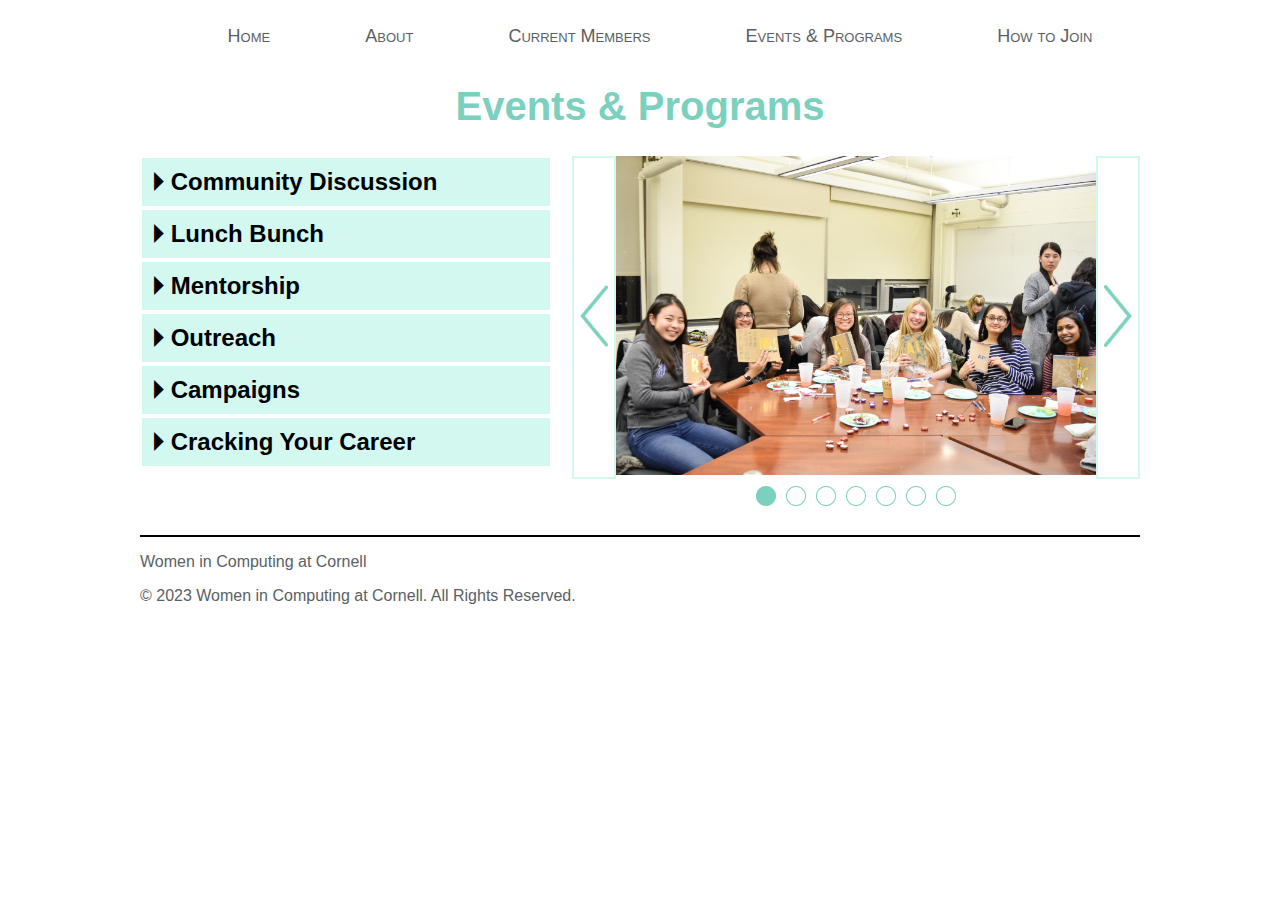
<file: eventsandprograms.html>
<!DOCTYPE html>
<html lang="en">

<head>
    <meta charset="UTF-8">
    <meta name="viewport" content="width=device-width, initial-scale=1">

    <title>Events & Programs</title>
    <link href="styles/site.css" type="text/css" rel="stylesheet">
</head>

<body>
    <!-- Source: (original work) Katie Perlitz-->
    <button id="hamburgerButton" aria-label="Open or close hamburger menu" class="hidden">
        <picture><img src="images/hamburgericon.png" alt="Hamburger Menu Icon" width="15" height="13"></picture>
    </button>

    <nav id="wideMenu">
        <ul>
            <li><a href="index.html">Home</a></li>
            <li><a href="about.html">About</a></li>
            <li><a href="currentmembers.html">Current Members</a></li>
            <li><a href="eventsandprograms.html">Events & Programs</a></li>
            <li><a href="howtojoin.html">How to Join</a></li>
        </ul>
    </nav>


    <h1 class="howtojoinhead">Events & Programs</h1>

    <div class="events-main">
        <div class="carousel">
            <div class="carousel-main">
                <button id="carousel-left-button" aria-label="Switch to next left image">
                    <!-- Source: (original work) Ashlie Zhang-->
                    <img src="images/left-button.png" alt="scroll left picture" width="28" height="62">
                </button>
                <picture>
                    <!-- Source: client-provided-->
                    <img id="carousel-image-1" src="images/carousel-image-1.jpg" alt="wicc event image" width="800" height="533">
                </picture>
                <picture>
                    <!-- Source: client-provided-->
                    <img id="carousel-image-2" class="accessible-hidden" src="images/carousel-image-2.jpg" alt="wicc event image" width="800" height="533">
                </picture>
                <picture>
                    <!-- Source: client-provided-->
                    <img id="carousel-image-3" class="accessible-hidden" src="images/carousel-image-3.jpg" alt="wicc event image" width="800" height="533">
                </picture>
                <picture>
                    <!-- Source: client-provided-->
                    <img id="carousel-image-4" class="accessible-hidden" src="images/carousel-image-4.jpg" alt="wicc event image" width="800" height="533">
                </picture>
                <picture>
                    <!-- Source: client-provided-->
                    <img id="carousel-image-5" class="accessible-hidden" src="images/carousel-image-5.jpg" alt="wicc event image" width="800" height="533">
                </picture>
                <picture>
                    <!-- Source: client-provided-->
                    <img id="carousel-image-6" class="accessible-hidden" src="images/carousel-image-6.jpg" alt="wicc event image" width="800" height="533">
                </picture>
                <picture>
                    <!-- Source: client-provided-->
                    <img id="carousel-image-7" class="accessible-hidden" src="images/carousel-image-7.jpg" alt="wicc event image" width="800" height="533">
                </picture>
                <button id="carousel-right-button" aria-label="Switch to next right image">
                    <!-- Source: (original work) Ashlie Zhang-->
                    <img src="images/right-button.png" alt="scroll right picture" width="28" height="62">
                </button>
            </div>
            <div class="carousel-indicator">
                <button id="indicator-button-1" aria-label="show image 1">
                    <!-- Source: (original work) Ashlie Zhang-->
                    <img id="carousel-indicator-1" src="images/carousel-indicator-yes.png" alt="" width="20" height="20">
                    <!-- Source: (original work) Ashlie Zhang-->
                    <img id="carousel-indicator-1-no" class="hidden" src="images/carousel-indicator-no.png" alt="" width="20" height="20">
                </button>
                <button id="indicator-button-2" aria-label="show image 2">
                    <!-- Source: (original work) Ashlie Zhang-->
                    <img id="carousel-indicator-2" class="hidden" src="images/carousel-indicator-yes.png" alt="" width="20" height="20">
                    <!-- Source: (original work) Ashlie Zhang-->
                    <img id="carousel-indicator-2-no" src="images/carousel-indicator-no.png" alt="" width="20" height="20">
                </button>
                <button id="indicator-button-3" aria-label="show image 3">
                    <!-- Source: (original work) Ashlie Zhang-->
                    <img id="carousel-indicator-3" class="hidden" src="images/carousel-indicator-yes.png" alt="" width="20" height="20">
                    <!-- Source: (original work) Ashlie Zhang-->
                    <img id="carousel-indicator-3-no" src="images/carousel-indicator-no.png" alt="" width="20" height="20">
                </button>
                <button id="indicator-button-4" aria-label="show image 4">
                    <!-- Source: (original work) Ashlie Zhang-->
                    <img id="carousel-indicator-4" class="hidden" src="images/carousel-indicator-yes.png" alt="" width="20" height="20">
                    <!-- Source: (original work) Ashlie Zhang-->
                    <img id="carousel-indicator-4-no" src="images/carousel-indicator-no.png" alt="" width="20" height="20">
                </button>
                <button id="indicator-button-5" aria-label="show image 5">
                    <!-- Source: (original work) Ashlie Zhang-->
                    <img id="carousel-indicator-5" class="hidden" src="images/carousel-indicator-yes.png" alt="" width="20" height="20">
                    <!-- Source: (original work) Ashlie Zhang-->
                    <img id="carousel-indicator-5-no" src="images/carousel-indicator-no.png" alt="" width="20" height="20">
                </button>
                <button id="indicator-button-6" aria-label="show image 6">
                    <!-- Source: (original work) Ashlie Zhang-->
                    <img id="carousel-indicator-6" class="hidden" src="images/carousel-indicator-yes.png" alt="" width="20" height="20">
                    <!-- Source: (original work) Ashlie Zhang-->
                    <img id="carousel-indicator-6-no" src="images/carousel-indicator-no.png" alt="" width="20" height="20">
                </button>
                <button id="indicator-button-7" aria-label="show image 7">
                    <!-- Source: (original work) Ashlie Zhang-->
                    <img id="carousel-indicator-7" class="hidden" src="images/carousel-indicator-yes.png" alt="" width="20" height="20">
                    <!-- Source: (original work) Ashlie Zhang-->
                    <img id="carousel-indicator-7-no" src="images/carousel-indicator-no.png" alt="" width="20" height="20">
                </button>
            </div>
        </div>

        <div class="accordian">
            <div id="community-discussion">
                <button id="community-discussion-button" aria-label="Open description of Community Discussion">
                    &#9205; Community Discussion
                </button>
                <div id="community-discussion-text" class="accessible-hidden">
                    <!-- Source: client-provided-->
                    <p>WICC is dedicated towards fostering an inclusive space for individuals of all identities to feel empowered to speak on issues in the CIS community, both on- and off-campus. We hold monthly discussions encompassing topics such as diversity in tech, the definition of success, and more. It is our goal to have a greater number of voices heard and to have a greater breadth of women and allies voicing their opinions at the table.</p>
                    <h3>Last Community Discussions:</h3>
                    <h4>September 2023</h4>
                    <p>This was our WICC Away event where kicked off the Fall semester. We introduced WICC and our mission to attendees, hosted an allyship workshop, had a painting session, then wrapped up our night with a WICC Q&A Panel!</p>
                    <h4>Febuary 2022</h4>
                    <p>This was our G-Body #1 where kicked off the Spring semester. We met WICC faculty advisors and reflected on our Fall semester to get ready for the new semester. We learned about setting and completing goals through intention framing and journaling.</p>
                    <h4>March 2022</h4>
                    <p>This was our G-Body #2 where we had discussions about taking care of ourselves and having empathy for others. At the end, we created a WICC wall of notes and got to know each other.</p>
                </div>
            </div>

            <div id="lunch-bunch">
                <button id="lunch-bunch-button" aria-label="Open description of Lunch Bunch">
                    &#9205; Lunch Bunch
                </button>
                <div id="lunch-bunch-text" class="accessible-hidden">
                    <!-- Source: client-provided-->
                    <p>WICC&rsquo;s weekly Lunch Bunch program is an exceptional opportunity for underclassmen women and minorities to make new friends and network within the computing community while learning from CIS professors and WICC alumni in a casual, conversational setting. Over free catered lunch, members talk about various disciplines in technology with professors, including David Gries, Jon Kleinberg, Eva Tardos, and Walker White.</p>
                    <h3>Times</h3>
                    <p>Mondays, 12:10PM-1:10PM EST</p>
                    <p>Tuesdays, 1:25PM-2:15PM EST</p>
                    <p>Fridays, 12:20PM-1:10PM EST</p>
                    <h3>Applications are closed for this semester.</h3>
                    <h3>Testimonials</h3>
                    <blockquote>
                        "The program was a unique and enriching opportunity to connect with faculty. I&rsquo;ve learned a great deal about different journeys in tech and feel more inspired to forge my own path." ~ Candice &rsquo;22
                    </blockquote>
                    <blockquote>
                        "I loved Lunch Bunch! I found a community of hardworking and inspiring women, and got to learn about the journey of many successful professors and the cool projects that they&rsquo;re working on." ~ Emory &rsquo;24
                    </blockquote>
                    <blockquote>
                        "Lunch Bunch was an incredible opportunity for me to directly hear from professors in Cornell Computing, and take away valuable lessons from their varied experiences, journeys and advice!" ~ Shreya &rsquo;24
                    </blockquote>

                </div>
            </div>

            <div id="mentorship">
                <button id="mentorship-button" aria-label="Open description of Mentorship">
                    &#9205; Mentorship
                </button>
                <div id="mentorship-text" class="accessible-hidden">
                    <!-- Source: client-provided-->
                    <p>Our mentorship program strives to encourage and support students who are pursuing studies or future employment in computing by connecting them with more experienced upperclassmen. The role of the mentor is to empower their mentees and enhance their interests in computing. Mentors and mentees will be matched primarily based on academic and career interests.</p>
                    <h3>Mentorship Information:</h3>
                    <ul>
                        <li>Mondays: 5:30-6:30</li>
                        <li>Thursdays: 5:30-6:30</li>
                    </ul>
                    <h3>Mentors</h3>
                    <p>As a mentor you are expected to hold conversations with your mentees monthly, help your mentees establish meaningful connections, give advice on course selection, or otherwise. Any motivated undergraduates, graduate students, and grads majoring in or working CS or related technical fields can sign-up as a mentor.</p>
                    <h4>Requirements</h4>
                    <ul>
                        <li>Undergraduates must be sophomores, juniors, or seniors at Cornell.</li>
                        <li>Five meetings with your mentees: mentorship groups will meet biweekly.</li>
                    </ul>
                    <h3>Mentees</h3>
                    <p>Mentees are matched with experienced upperclassmen or alumni mentors in groups of 2 mentors and 3-5 other mentees.</p>
                    <h4>Requirements</h4>
                    <ul>
                        <li>Undergraduates must be freshman or sophomores at Cornell.</li>
                        <li>Participate in five meetings throughout the semester with the group.</li>
                    </ul>
                </div>
            </div>
            <div id="outreach">
                <button id="outreach-button" aria-label="Open description of Outreach">
                    &#9205; Outreach
                </button>
                <div id="outreach-text" class="accessible-hidden">
                    <!-- Source: client-provided-->
                    <h3>Girls Who Code</h3>
                    <p>We provide free Computer Science classes for middle and high school students in the greater Ithaca community through Cornell Girls Who Code. Students learn the fundamentals of computing as well as cool technologies like Arduinos, web programming, and Ozobots.</p>
                    <p><a href="https://girlswhocode.com/">Website</a></p>
                    <p><a href="https://girlswhocode.instructure.com/login/canvas">Instructure</a></p>
                    <p>Interested in our Girls Who Code program for this Fall 2023? Register here!</p>
                    <p><a href="https://docs.google.com/forms/d/e/1FAIpQLScs9YG1ZmKll31j_CeNjqQwjbeQFh8_cygdZozL3oVEGJ5Svg/closedform">Register now!</a></p>
                </div>
            </div>

            <div id="campaigns">
                <button id="campaigns-button" aria-label="Open description of Campaigns">
                    &#9205; Campaigns
                </button>
                <div id="campaigns-text" class="accessible-hidden">
                    <!-- Source: client-provided-->
                    <p>WICC&rsquo;s photo campaigns are a way for us to celebrate our community and allies, highlighting individuals and bringing awareness to relevant issues in the tech industry.</p>
                </div>
            </div>

            <div id="cracking-your-career">
                <button id="cracking-your-career-button" aria-label="Open description of Cracking Your Career">
                    &#9205; Cracking Your Career
                </button>
                <div id="cracking-your-career-text" class="accessible-hidden">
                    <!-- Source: client-provided-->
                    <p>Trying to find internships? Preparing for recruitment? Cracking Your Career (CYC) is for you! CYC is a 4-week program intended to expose students to career paths and recruitment preparation for Software Engineering (SWE) and Design. The SWE section of CYC will focus on finding jobs and internships, preparing your resume, getting experience, and tackling interviews and interview preparation. Design CYC will focus on product roles catering to User Experience (UX) design. CYC Design will focus on common stages: behaviorals, portfolio review and design challenges.</p>
                    <h3>Program Timeline</h3>
                    <p>Wednesdays Oct 4th - Oct 25th from 4:15 - 5:15pm</p>
                </div>
            </div>
        </div>
    </div>

    <footer>
        <!-- Source: client-provided-->
        <p>Women in Computing at Cornell</p>
        <p>&copy; 2023 Women in Computing at Cornell. All Rights Reserved.</p>
    </footer>

    <script src="scripts/jquery-3.7.1.js"></script>
    <script src="scripts/hamburger-menu.js"></script>
    <script src="scripts/accordian.js"></script>
    <script src="scripts/carousel.js"></script>
</body>

</html>
</file>
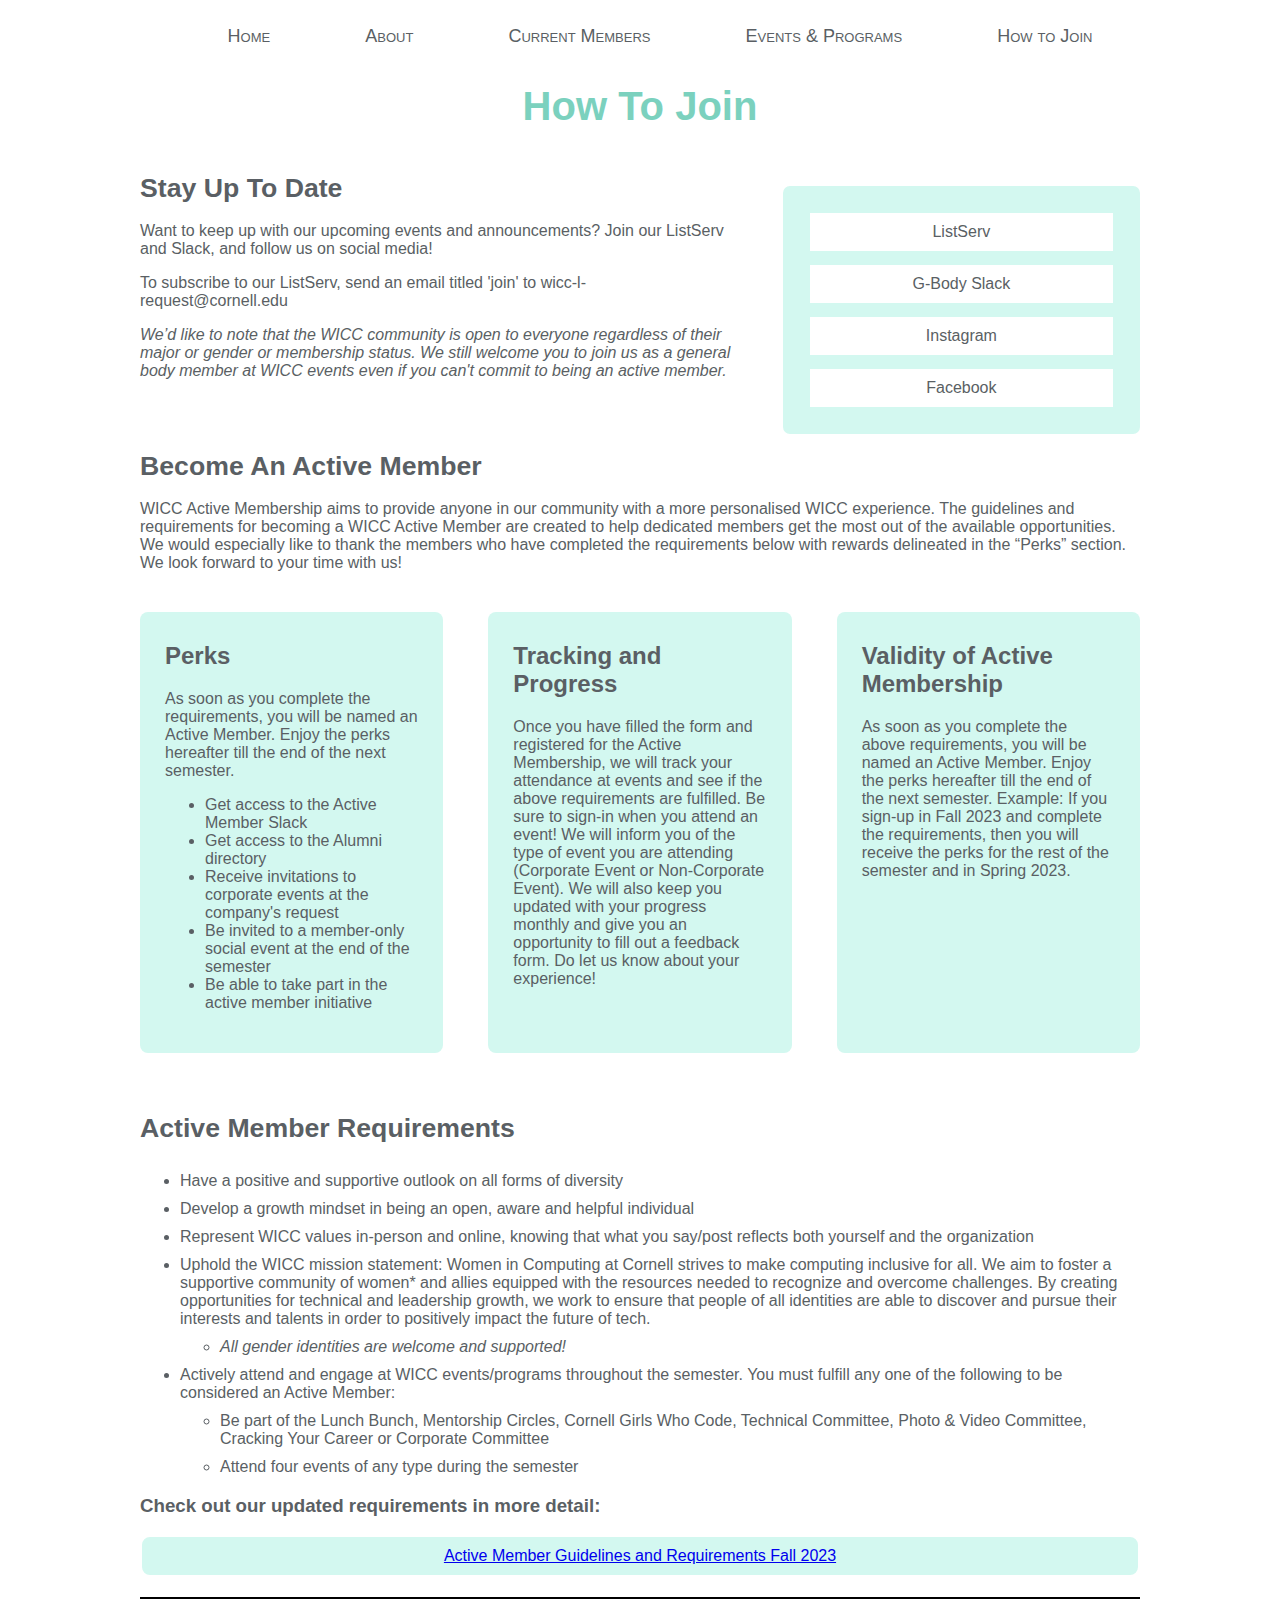
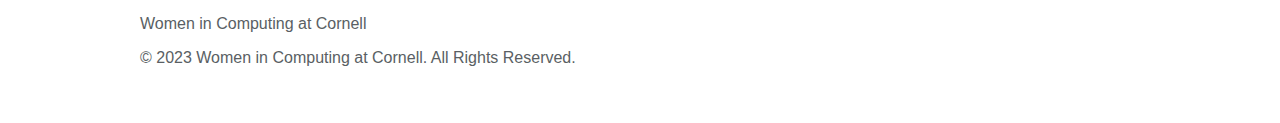
<file: howtojoin.html>
<!DOCTYPE html>
<html lang="en">

<head>
  <meta charset="UTF-8">
  <meta name="viewport" content="width=device-width, initial-scale=1">

  <title>How to Join</title>
  <link rel="stylesheet" type="text/css" href="styles/site.css">
</head>

<body>
    <!-- Source: (original work) Katie Perlitz-->
    <button id = "hamburgerButton" aria-label = "Open or close hamburger menu" class = "hidden">
        <picture><img src = "images/hamburgericon.png" alt = "Hamburger Menu Icon" width = "15" height = "13"></picture>
    </button>

    <nav id = "wideMenu">
        <ul>
            <li><a href="index.html">Home</a></li>
            <li><a href="about.html">About</a></li>
            <li><a href="currentmembers.html">Current Members</a></li>
            <li><a href="eventsandprograms.html">Events & Programs</a></li>
            <li><a href="howtojoin.html">How to Join</a></li>
        </ul>
    </nav>

    <h1 class="howtojoinhead">How To Join</h1>
    <div class = "uptodate">
        <div class = "uptodate-text">
            <!-- Source: client-provided-->
            <h1>Stay Up To Date</h1>
            <p>Want to keep up with our upcoming events and announcements? Join our ListServ and Slack, and follow us on social media!
            <p>To subscribe to our ListServ, send an email titled 'join' to wicc-l-request@cornell.edu</p>
            <p><em>We&rsquo;d like to note that the WICC community is open to everyone regardless of their major or gender or membership status. We still welcome you to join us as a general body member at WICC events even if you can't commit to being an active member.</em></p>
        </div>
        <div class="uptodate-links">
            <!-- Source: client-provided-->
            <div class = "links"><a href="mailto:wicc-l-request@cornell.edu">ListServ</a></div>
            <div class = "links"><a href="https://join.slack.com/t/wiccgbodymember/shared_invitezt-1t2uwgfld-dPVydWuvlnK4N2om4UIIcg">G-Body Slack</a></div>
            <div class = "links"><a href="https://www.instagram.com/wiccornell/">Instagram</a></div>
            <div class = "links"><a href="https://www.facebook.com/CornellWomenInComputing/">Facebook</a></div>
        </div>
    </div>
    <div class="activeheader">
        <!-- Source: client-provided-->
        <h1>Become An Active Member</h1>
        <p>WICC Active Membership aims to provide anyone in our community with a more personalised WICC experience. The guidelines and requirements for becoming a WICC Active Member are created to help dedicated members get the most out of the available opportunities. We would especially like to thank the members who have completed the requirements below with rewards delineated in the “Perks” section. We look forward to your time with us!<p>
    </div>
    <div class = "activemember">
        <div class="perks">
            <!-- Source: client-provided-->
            <h2>Perks</h2>
            <p>As soon as you complete the requirements, you will be named an Active Member. Enjoy the perks hereafter till the end of the next semester.</p>
                <ul>
                    <li>Get access to the Active Member Slack</li>
                    <li>Get access to the Alumni directory</li>
                    <li>Receive invitations to corporate events at the company's request</li>
                    <li>Be invited to a member-only social event at the end of the semester</li>
                    <li>Be able to take part in the active member initiative</li>
                </ul>
        </div>
        <div class="tracking">
            <!-- Source: client-provided-->
            <h2>Tracking and Progress</h2>
            <p>
                Once you have filled the form and registered for the Active Membership, we will track your attendance at events and see if the above requirements are fulfilled. Be sure to sign-in when you attend an event! We will inform you of the type of event you are attending (Corporate Event or Non-Corporate Event). We will also keep you updated with your progress monthly and give you an opportunity to fill out a feedback form. Do let us know about your experience!
            </p>
        </div>
        <div class="validity">
            <!-- Source: client-provided-->
            <h2>Validity of Active Membership</h2>
            <p>
                As soon as you complete the above requirements, you will be named an Active Member. Enjoy the perks hereafter till the end of the next semester.

                Example: If you sign-up in Fall 2023 and complete the requirements, then you will receive the perks for the rest of the semester and in Spring 2023.
            </p>
        </div>
    </div>
    <div class="requirements">
        <!-- Source: client-provided-->
        <h1>Active Member Requirements</h1>
        <ul>
            <li>Have a positive and supportive outlook on all forms of diversity</li>
            <li>Develop a growth mindset in being an open, aware and helpful individual</li>
            <li>Represent WICC values in-person and online, knowing that what you say/post reflects both yourself and the organization</li>
            <li>Uphold the WICC mission statement: Women in Computing at Cornell strives to make computing inclusive for all. We aim to foster a supportive community of women* and allies equipped with the resources needed to recognize and overcome challenges. By creating opportunities for technical and leadership growth, we work to ensure that people of all identities are able to discover and pursue their interests and talents in order to positively impact the future of tech.
            <ul><li><em>All gender identities are welcome and supported!</em></li></ul></li>
            <li>Actively attend and engage at WICC events/programs throughout the semester. You must fulfill any one of the following to be considered an Active Member:
            <ul>
                <li>Be part of the Lunch Bunch, Mentorship Circles, Cornell Girls Who Code, Technical Committee, Photo & Video Committee, Cracking Your Career or Corporate Committee</li>
                <li>Attend four events of any type during the semester</li>
            </ul>

            </li>

        </ul>
    </div>
    <!-- Source: client-provided-->
    <h3>Check out our updated requirements in more detail:</h3>
    <div class ="linktwo"><a href="https://docs.google.com/document/d/1wSNiZxuY52rtOco0Vnq7-XGKzADbNxZoukmnFOX3BkI/edit">Active Member Guidelines and Requirements Fall 2023</a></div>

    <footer>
        <!-- Source: client-provided-->
        <p>Women in Computing at Cornell</p>
        <p>&copy; 2023 Women in Computing at Cornell. All Rights Reserved.</p>
    </footer>


    <script src = "scripts/jquery-3.7.1.js"></script>
    <script src = "scripts/hamburger-menu.js"></script>

</body>

</html>
</file>
<file: styles/site.css>
body {
    max-width: 1000px;
    margin: auto;
    padding-left:30px;
    padding-right:30px;
    font-family: "BlinkMacSystemFont","Segoe UI","Noto Sans",Helvetica,Arial,sans-serif,"Apple Color Emoji","Segoe UI Emoji";
    background-color: rgb(255, 255, 255);
    color: #5a5f64;
    padding-bottom: 40px;
}

.hidden{
    display: none;
}

.accessible-hidden {
    position: absolute;
    left: -10000px;
    top: auto;
    width: 1px;
    height: 1px;
    overflow: hidden;
}


h1 {
    font-size:20pt;
}
.howtojoinhead {
    font-size: 30pt;
    color: #7bd1be;
    text-align: center;
}

.uptodate {
    display: flex;
    flex-direction: row;
    gap: 50px;
}

.uptodate-text {
    flex-grow: 1;
    width: 50%;
}


.uptodate-links {
    flex-grow: 2;
    display: flex;
    flex-direction: column;
    border-radius: 7px;
    padding: 25px;
    background: #d3f8f0;
    gap: 10px;
    margin-top: 30px;
}

.uptodate-links a{
    display: block;
    text-decoration: none;
    color:#5a5f64;
    font-weight: 200;
    font-size: 12pt;
}

.activemember {
    display: flex;
    flex-direction: row;
    gap: 45px;
    margin-bottom: 60px;
}


.perks, .tracking, .validity {
    flex-grow: 1;
    width: 33%;
    background-color: #d3f8f0;
    padding: 25px;
    padding-top: 10px;
    border-radius: 8px;
}
.activeheader {
    margin-bottom: 40px;
}
.requirements ul li{
    padding-top: 10px;
}
.requirementsbutton {
    background-color:#d3f8f0;
    border: none;
    border-radius: 3px;
    padding: 10px;
    width: 100%;
}
.requirementsbutton a{
    display: block;
    text-decoration: none;
    color:#5a5f64;
    font-weight: 200;
    font-size: 12pt;
}
.requirementsbutton:hover{
    background-color:#ffffff;
    color: white;
    border: 1px solid #d3f8f0;
    padding:9px;
    cursor: pointer;
}


#wideMenu ul li a{
    text-decoration: none;
    font-size: 18px;
    padding: 10px;
    color: #5a5f64;
    font-variant: small-caps;
}

#wideMenu ul li a:hover{
    background-color: #d3f8f0;
    border-radius: 15px;
}

#wideMenu ul li{
    display: flex;
    list-style: none;
    align-items: stretch;
    margin-left: auto;
    margin-right: auto;
}

#wideMenu ul{
    display: flex;
    flex-direction: row;
}

@media (max-width: 739px){
    #wideMenu ul li a{
        display: block;
        text-decoration: none;
        background-color: #d3f8f0;
        padding-top: 5px;
        padding-bottom: 5px;
        padding-left: 10px;
        font-size: 20px;
        font-variant: small-caps;
        color:#5a5f64;

    }

    #wideMenu ul li a:visited{
        color:#5a5f64;
    }

    #wideMenu ul li a:hover{
        background-color: #9CE2D3;
        border-radius: 0px;
    }

    #wideMenu ul li {
        display: block;
        list-style: none;
        border:0.25px solid #5a5f64;
        text-align: center;
        width: 100%;
        height: auto;

    }

    #wideMenu ul{
        padding-left:0;
        flex-direction: column;
    }
}

.title{
    text-align: center;
    color: #5a5f64;
    font-size: 40px;
    font-weight: bolder;

}

.motto{
    text-align: center;
    color: #5a5f64;
    font-size: 25px;
}

.second{
    display: flex;
    flex-direction: column;
}

.first{
    display: flex;
    flex-direction: row;
    padding-top: 20px;
    margin-left: 30px;
}

.mission{
    text-align: center;
    color: #5a5f64;
}

.ourmission{
    font-size: 30px;
    text-decoration: underline;
}

.description{
    background-color: #d3f8f0;
    border-radius: 25px;
    padding: 25px;
    margin-left: auto;
    margin-right: auto;
    width: 90%;
    height: auto;
    font-size: 20px;
}

.asterisk{
    font-size: 16px;
}

.thankyou{
    text-align: center;
    color: #5a5f64;
    font-size: 30px;
    text-decoration: underline;
}

.one{
    display: flex;
    flex-direction: row;
}

.two{
    display: flex;
    flex-direction: row;
}

.platinum{
    display: flex;
    flex-direction: column;
}

a picture img{
    margin: 20px;
}

.level{
    color: #5a5f64;
    font-size: 25px;
    font-variant: small-caps;
    display: block;
    background-color: #d3f8f0;
    width: 45%;
    height: auto;
    margin-left: auto;
    margin-right: auto;
    border-radius: 30px;
    padding: 10px;
}

.silver, .platinum{
    margin-right: auto;
    margin-left: auto;
}

.row1{
    display: flex;
    flex-direction: row;
    padding: 20px;
    text-align: center;
    margin-left: auto;
    margin-right: auto;
}

.row2{
    text-align: center;
    margin-left: auto;
    margin-right: auto;
}

.flex-container{
    display: flex;
    flex-direction: row;
    padding-top: 20px;
}

.about-info{
    display: block;
    border-radius: 25px;
    background-color:#d3f8f0;
    padding: 20px;
}

#about-us{
    font-size: 18px;
    font-weight: bold;
    margin-top: 50px;
}


.member-container {
    display: flex;
    flex-direction: column;
}

.row-holder {
    padding-top: 100px;
    display: flex;
    flex-direction: row;
    margin-left: auto;
    margin-right: auto;
    justify-content: space-between;
    gap: 100px;
}

.member-pair {
    display: flex;
    flex-direction: row;
    justify-content: space-between;
    gap: 100px;
    width: 400px;
}


.member {
    display: flex;
    flex-direction: column;
    text-align: center;

}

.member img {
    padding-bottom: 10px;
    border-radius: 50%;
    width: 150px;
    height: 150px;
    object-fit: cover;
}

.member a {
    text-decoration: none;
    color: black;
    text-align: center;
}

.member a:hover {
    background-color: #d3f8f0;
    border-radius: 10%;
}

.member-groups {
    display: flex;
    color:#7bd1be;
    border-bottom: #7bd1be solid;
}

.carousel-main{
    display: flex;
    flex-direction: row;
    margin-left: auto;
    margin-right: auto;
}

.carousel-main picture img{
    max-width: 600px;
    min-width: 400px;
    width:100%;
    height: auto;
}

.events-main{
    display: flex;
    flex-direction: row-reverse;
    justify-content: center;
}

.carousel-main{
    justify-content: center;
}

.carousel-indicator picture img{
    display: block;
    margin-left: auto;
    margin-right: auto;
    margin-top: 10px;
    margin-bottom: 20px;
}

#carousel-left-button:hover{
    display: block;
    background-color: #d3f8f0;
    cursor: pointer;
}

#carousel-right-button:hover{
    display: block;
    background-color: #d3f8f0;
    cursor: pointer;
}

.carousel-indicator{
    display: flex;
    justify-content: center;
}

.carousel-indicator button{
    background: none;
    border: none;
    padding: 0px;
    margin-left: 5px;
    margin-right: 5px;
    height: 26px;
    margin-bottom: 5px;
    margin-top: 5px;
}

.carousel-indicator button:hover{
    border-radius: 100%;
    border: 3px solid #d3f8f0;
    cursor: pointer;
}

#hamburgerButton:hover{
    cursor: pointer;
    background-color: #d3f8f0;
}

.accordian{
    flex-grow: 1;
    width: 500px;
    padding-right: 20px;
}

.accordian div button{
    width: 100%;
    text-align: left;
    padding-left: 20px;
    background-color: #d3f8f0;
    border-color: #ffffff;
    font-size: 1.5em;
    font-weight: bold;
    padding: 10px;
}

.accordian div button:hover{
    background-color: #9CE2D3;
    cursor: pointer;
}

.accordian div div{
    margin-left: 20px;
}

.carousel{
    flex-grow: 1;
}

button{
    background: none;
    border: 2px solid #d3f8f0;
}

.links{
    display: block;
    background-color: white;
    padding: 10px;
    text-align: center;
    border: 2px solid #d3f8f0;
}

.links:hover{
    background-color: #d3f8f0;
    border: 2px solid white;
}

.linktwo{
    display: block;
    background-color: #d3f8f0;
    padding: 10px;
    text-align: center;
    border: 2px solid white;
    border-radius: 10px;
}

.linktwo:hover{
    background-color: white;
    border: 2px solid #d3f8f0;
}

.linktwo a:visited{
    color:#5a5f64;
}

@media (max-width: 1100px) {
    .row-holder {
        flex-direction: column;
    }
}

@media (max-width: 950px){
    .events-main{
        flex-direction: column;
    }
    .accordian{
        width: 100%;
    }
}

@media (max-width: 871px){
    .flex-container{
        flex-direction: column;

    }

    .flex-container img {
        display: block;
        max-width: 350px;
        margin: 0 auto;
    }

    .row-holder {
        flex-direction: column;
    }

    .member-groups {

        align-items: center;
    }


}

@media (max-width: 710px){
    .first{
        flex-direction: column;
        margin-left: 0px;
    }

    .first picture{
        text-align: center;
    }

    .title{
        font-size: 35px;
    }

    .motto{
        font-size: 20px;
    }
}

@media (max-width: 850px){
    .row1{
        flex-direction: column;
    }
    .uptodate {
        flex-direction: column;
        gap:0px;
    }
    .uptodate-text {
        width: 100%;
    }
    .activemember {
        flex-direction: column;
        width: 100%;
    }
    .perks, .tracking, .validity {
        width: auto;
    }



}

@media (max-width: 600px){
    .one{
        flex-direction: column;
    }
    .two{
        flex-direction: column;
    }

}

footer{
    margin-top: 20px;
    border-top: 2px solid #000000;
}
</file>
